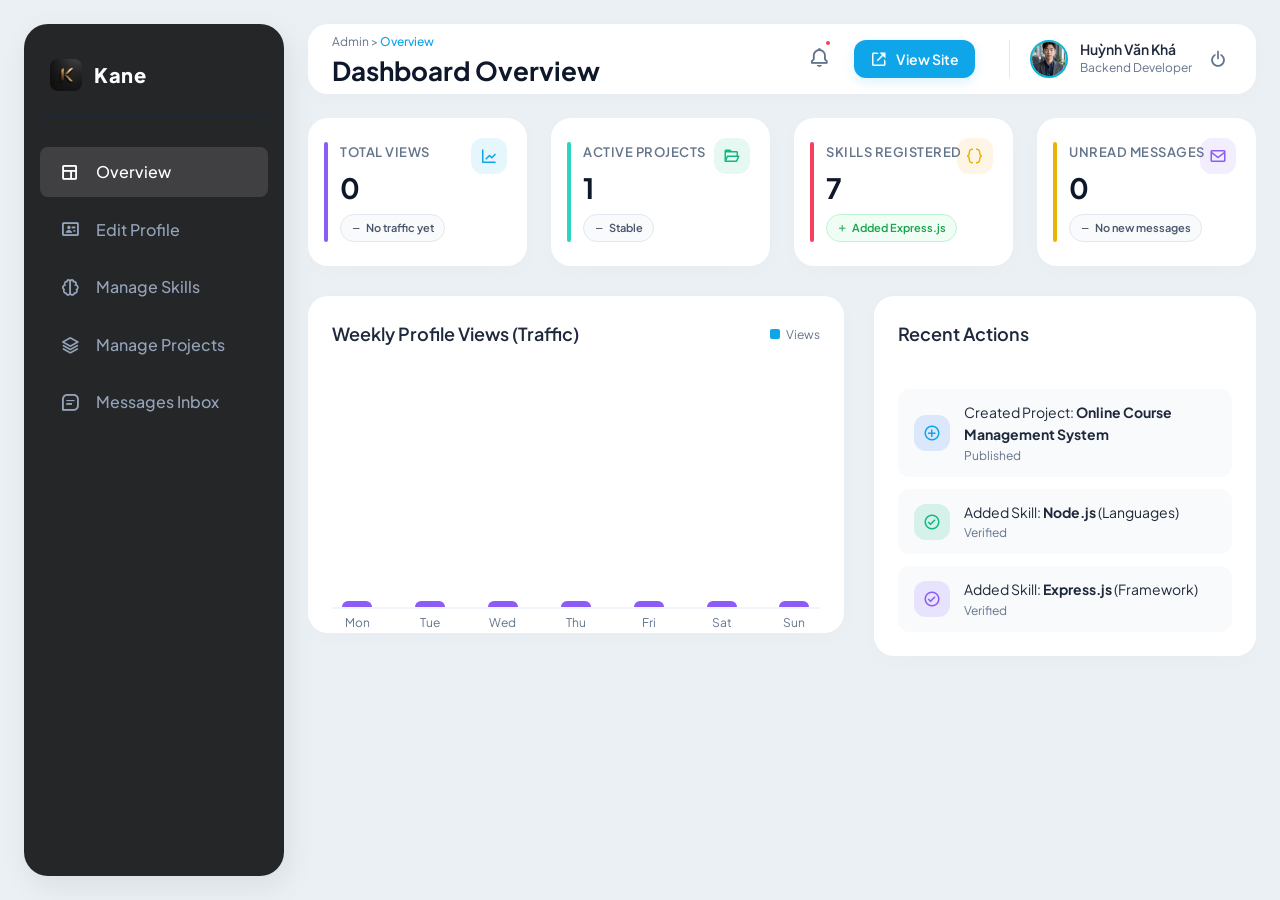
<file: PortFolio/html/admin.html>
<!DOCTYPE html>
<html lang="en">
    <head>
        <meta charset="UTF-8">
        <meta name="viewport" content="width=device-width, initial-scale=1.0">
        <title>Admin Dashboard - Portfolio Management</title>
        <link
            href="https://fonts.googleapis.com/css2?family=Inter:wght@300;400;500;600;700;800&family=Plus+Jakarta+Sans:wght@300;400;500;600;700;800&display=swap"
            rel="stylesheet">
        <link href="https://unpkg.com/boxicons@2.1.4/css/boxicons.min.css" rel="stylesheet">
        <link rel="stylesheet" href="../css/admin.css">
    </head>

    <body>
        <input type="radio" name="admin-tab" id="tab-overview" checked hidden>
        <input type="radio" name="admin-tab" id="tab-profile" hidden>
        <input type="radio" name="admin-tab" id="tab-skills" hidden>
        <input type="radio" name="admin-tab" id="tab-projects" hidden>
        <input type="radio" name="admin-tab" id="tab-messages" hidden>

        <div class="admin-layout">
            <aside class="admin-sidebar">
                <div class="sidebar-logo">
                    <img src="../img/logoImage.png" alt="Kane Logo" class="logo-img">
                    <h2>Kane</h2>
                </div>

                <nav class="sidebar-menu">
                    <label for="tab-overview" class="menu-item" id="nav-overview"><i class="bx bx-layout"></i><span class="menu-text">Overview</span></label>
                    <label for="tab-profile" class="menu-item" id="nav-profile"><i class="bx bx-id-card"></i><span class="menu-text">Edit Profile</span></label>
                    <label for="tab-skills" class="menu-item" id="nav-skills"><i class="bx bx-brain"></i><span class="menu-text">Manage Skills</span></label>
                    <label for="tab-projects" class="menu-item" id="nav-projects"><i class="bx bx-layer"></i><span class="menu-text">Manage Projects</span></label>
                    <label for="tab-messages" class="menu-item" id="nav-messages"><i class="bx bx-message-square-detail"></i><span class="menu-text">Messages Inbox</span><span class="badge badge-danger" style="display: none;">0</span></label>
                </nav>
            </aside>
            <!-- Header -->
            <header class="admin-header">
                <div class="header-left">
                    <h1 class="page-title">
                        <span class="title-overview">Dashboard Overview</span>
                        <span class="title-profile">Edit Profile</span>
                        <span class="title-skills">Manage Skills</span>
                        <span class="title-projects">Manage Projects</span>
                        <span class="title-messages">Messages Inbox</span>
                    </h1>
                    <p class="breadcrumbs">Admin &gt; <span></span></p>
                </div>

                <div class="header-right">
                    <div class="notification-bell">
                        <i class="bx bx-bell"></i>
                        <span class="notification-badge"></span>
                    </div>
                    <a href="homepage.html" class="btn-view-site">
                        <i class="bx bx-link-external"></i>
                        <span>View Site</span>
                    </a>
                    <div class="header-profile">
                        <img src="../img/image.png" alt="Admin Avatar" class="profile-img">
                        <div class="profile-info">
                            <h4>Huỳnh Văn Khá</h4>
                            <p>Backend Developer</p>
                        </div>
                        <a href="homepage.html" class="logout-btn" title="Sign Out">
                            <i class="bx bx-power-off"></i>
                        </a>
                    </div>
                </div>
            </header>

            <!-- Main Content Area-->
            <main class="admin-main">
                <!-- OVERVIEW TAB -->
                <section class="tab-pane overview-pane">
                    <!-- Stats Row (Grid) -->
                    <div class="stats-grid">
                        <div class="kpi-card">
                            <div class="kpi-icon kpi-icon-views">
                                <i class="bx bx-line-chart"></i>
                            </div>
                            <div class="kpi-data">
                                <h3>0</h3>
                                <p>Total Views</p>
                                <span class="kpi-trend kpi-trend-neutral"><i class="bx bx-minus"></i> No traffic yet</span>
                            </div>
                        </div>
                        <div class="kpi-card">
                            <div class="kpi-icon kpi-icon-projects">
                                <i class="bx bx-folder-open"></i>
                            </div>
                            <div class="kpi-data">
                                <h3>1</h3>
                                <p>Active Projects</p>
                                <span class="kpi-trend kpi-trend-neutral"><i class="bx bx-minus"></i> Stable</span>
                            </div>
                        </div>
                        <div class="kpi-card">
                            <div class="kpi-icon kpi-icon-skills">
                                <i class="bx bx-code-curly"></i>
                            </div>
                            <div class="kpi-data">
                                <h3>7</h3>
                                <p>Skills Registered</p>
                                <span class="kpi-trend kpi-trend-positive"><i class="bx bx-plus"></i> Added Express.js</span>
                            </div>
                        </div>
                        <div class="kpi-card">
                            <div class="kpi-icon kpi-icon-messages">
                                <i class="bx bx-envelope"></i>
                            </div>
                            <div class="kpi-data">
                                <h3>0</h3>
                                <p>Unread Messages</p>
                                <span class="kpi-trend kpi-trend-neutral"><i class="bx bx-minus"></i> No new messages</span>
                            </div>
                        </div>
                    </div>

                    <!-- Secondary Overview Grid-->
                    <div class="content-split-grid">
                        <!-- Graph Card (Flexbox) -->
                        <div class="panel-card chart-card">
                            <div class="panel-header">
                                <h3>Weekly Profile Views (Traffic)</h3>
                                <div class="card-actions">
                                    <span class="chart-legend-wrapper"><span class="legend-indicator legend-indicator-views"></span> Views</span>
                                </div>
                            </div>
                            <div class="panel-body">
                                <div class="chart-bar-container">
                                    <div class="chart-bar-column" style="--val: 0%;" data-day="Mon"><span>0</span></div>
                                    <div class="chart-bar-column" style="--val: 0%;" data-day="Tue"><span>0</span></div>
                                    <div class="chart-bar-column" style="--val: 0%;" data-day="Wed"><span>0</span></div>
                                    <div class="chart-bar-column" style="--val: 0%;" data-day="Thu"><span>0</span></div>
                                    <div class="chart-bar-column" style="--val: 0%;" data-day="Fri"><span>0</span></div>
                                    <div class="chart-bar-column" style="--val: 0%;" data-day="Sat"><span>0</span></div>
                                    <div class="chart-bar-column" style="--val: 0%;" data-day="Sun"><span>0</span></div>
                                </div>
                            </div>
                        </div>

                        <!-- Activities Card -->
                        <div class="panel-card activity-card">
                            <div class="panel-header">
                                <h3>Recent Actions</h3>
                            </div>
                            <div class="panel-body">
                                <ul class="activity-list">
                                    <li class="activity-item">
                                        <div class="activity-icon icon-blue"><i class="bx bx-plus-circle"></i></div>
                                        <div class="activity-details">
                                            <p>Created Project: <strong>Online Course Management System</strong></p>
                                            <span>Published</span>
                                        </div>
                                    </li>
                                    <li class="activity-item">
                                        <div class="activity-icon icon-green"><i class="bx bx-check-circle"></i></div>
                                        <div class="activity-details">
                                            <p>Added Skill: <strong>Node.js</strong> (Languages)</p>
                                            <span>Verified</span>
                                        </div>
                                    </li>
                                    <li class="activity-item">
                                        <div class="activity-icon icon-purple"><i class="bx bx-check-circle"></i></div>
                                        <div class="activity-details">
                                            <p>Added Skill: <strong>Express.js</strong> (Framework)</p>
                                            <span>Verified</span>
                                        </div>
                                    </li>
                                </ul>
                            </div>
                        </div>
                    </div>
                </section>

                <!--EDIT PROFILE TAB -->
                <section class="tab-pane profile-pane">
                    <div class="panel-card">
                        <div class="panel-header">
                            <h3>Personal Identification Details</h3>
                            <p>Change how your personal card is presented on the client homepage.</p>
                        </div>
                        <div class="panel-body">
                            <form class="admin-form" action="">
                                <div class="form-grid">
                                    <div class="form-group avatar-upload-group">
                                        <label>Avatar Preview</label>
                                        <div class="avatar-preview-box">
                                            <img src="../img/image.png" alt="Profile image">
                                            <div class="avatar-overlay">
                                                <i class="bx bx-camera"></i>
                                                <input type="file" id="avatar-input" hidden>
                                                <label for="avatar-input">Upload New</label>
                                            </div>
                                        </div>
                                        <p class="input-tip">Recommended: JPG/PNG, 500x500px square format.</p>
                                    </div>

                                    <div class="form-group-group">
                                        <div class="form-group">
                                            <label for="profile-name">Full Name</label>
                                            <input type="text" id="profile-name" value="Huỳnh Văn Khá" required>
                                        </div>
                                        <div class="form-group">
                                            <label for="profile-title">Headline</label>
                                            <input type="text" id="profile-title" value="Information Technology Student"
                                                required>
                                        </div>
                                        <div class="form-group">
                                            <label for="profile-sub-title">Major / Subheading</label>
                                            <input type="text" id="profile-sub-title" value="Backend Developer (Node.js)"
                                                required>
                                        </div>
                                    </div>
                                </div>

                                <div class="form-group">
                                    <label for="profile-bio">Bio Description</label>
                                    <textarea id="profile-bio" rows="6" required>An Information Technology student highly focused on Backend Development with Node.js and database management systems. I have a strong passion for system requirement analysis, ERD design, and query optimization. Throughout my academic journey, I have focused on building practical applications, such as a Student and Sales Management System using Node.js, Express, and T-SQL, while leveraging Docker to containerize and streamline deployment environments.</textarea>
                                </div>
                                <h3 class="form-section-title">Contact & Social Links</h3>
                                <div class="form-grid-three">
                                    <div class="form-group">
                                        <label for="social-fb"><i class="bx bxl-facebook-circle"></i> Facebook</label>
                                        <input type="url" id="social-fb" value="https://facebook.com/huynhvankha">
                                    </div>
                                    <div class="form-group">
                                        <label for="social-ln"><i class="bx bxl-linkedin-square"></i> LinkedIn</label>
                                        <input type="url" id="social-ln" value="https://linkedin.com/in/huynhvankha">
                                    </div>
                                    <div class="form-group">
                                        <label for="social-git"><i class="bx bxl-github"></i> GitHub</label>
                                        <input type="url" id="social-git" value="https://github.com/huynhvankha06">
                                    </div>
                                </div>

                                <div class="form-actions">
                                    <button type="submit" class="btn-primary"><i class="bx bx-save"></i> Save
                                        Changes</button>
                                    <button type="reset" class="btn-secondary">Reset Fields</button>
                                </div>
                            </form>
                        </div>
                    </div>
                </section>

                <!--  MANAGE SKILLS TAB -->
                <section class="tab-pane skills-pane">
                    <div class="content-split-grid">
                        <!-- Add/Edit Skill Form -->
                        <div class="panel-card">
                            <div class="panel-header">
                                <h3>Register New Skill</h3>
                            </div>
                            <div class="panel-body">
                                <form class="admin-form" action="">
                                    <div class="form-group">
                                        <label for="skill-name">Skill Name</label>
                                        <input type="text" id="skill-name" placeholder="e.g. Docker, PostgreSQL" required>
                                    </div>

                                    <div class="form-group">
                                        <label for="skill-category">Category Group</label>
                                        <select id="skill-category" required>
                                            <option value="Languages">Languages</option>
                                            <option value="Framework">Framework</option>
                                            <option value="Database">Database</option>
                                            <option value="Tools & APIs">Tools & APIs</option>
                                        </select>
                                    </div>

                                    <div class="form-group">
                                        <label for="skill-level">Proficiency Level (0% - 100%)</label>
                                        <div class="range-slider-container">
                                            <input type="range" id="skill-level" min="10" max="100" value="80" step="5">
                                            <span class="range-value">80%</span>
                                        </div>
                                    </div>

                                    <div class="form-actions">
                                        <button type="submit" class="btn-primary"><i class="bx bx-plus"></i> Add Skill</button>
                                    </div>
                                </form>
                            </div>
                        </div>

                        <!--Current Registered Skills list -->
                        <div class="panel-card">
                            <div class="panel-header">
                                <h3>Current Registered Skills</h3>
                            </div>
                            <div class="panel-body">
                                <div class="skills-manager-list">
                                    <!-- Languages -->
                                    <div class="skill-category-group">
                                        <h4>Languages</h4>
                                        <div class="skill-manager-item">
                                            <div class="skill-meta">
                                                <span class="skill-title">JavaScript</span>
                                                <span class="skill-pct">70%</span>
                                            </div>
                                            <div class="skill-control-row">
                                                <div class="skill-bar-preview"><span style="width: 70%"></span></div>
                                                <div class="item-actions">
                                                    <button class="btn-icon-only edit-btn" title="Edit"><i class="bx bx-edit-alt"></i></button>
                                                    <button class="btn-icon-only delete-btn" title="Delete"><i class="bx bx-trash"></i></button>
                                                </div>
                                            </div>
                                        </div>
                                        <div class="skill-manager-item">
                                            <div class="skill-meta">
                                                <span class="skill-title">Node.js</span>
                                                <span class="skill-pct">65%</span>
                                            </div>
                                            <div class="skill-control-row">
                                                <div class="skill-bar-preview"><span style="width: 65%"></span></div>
                                                <div class="item-actions">
                                                    <button class="btn-icon-only edit-btn" title="Edit"><i class="bx bx-edit-alt"></i></button>
                                                    <button class="btn-icon-only delete-btn" title="Delete"><i class="bx bx-trash"></i></button>
                                                </div>
                                            </div>
                                        </div>
                                    </div>

                                    <!-- Frameworks -->
                                    <div class="skill-category-group">
                                        <h4>Frameworks</h4>
                                        <div class="skill-manager-item">
                                            <div class="skill-meta">
                                                <span class="skill-title">Express.js</span>
                                                <span class="skill-pct">65%</span>
                                            </div>
                                            <div class="skill-control-row">
                                                <div class="skill-bar-preview"><span style="width: 65%"></span></div>
                                                <div class="item-actions">
                                                    <button class="btn-icon-only edit-btn" title="Edit"><i class="bx bx-edit-alt"></i></button>
                                                    <button class="btn-icon-only delete-btn" title="Delete"><i class="bx bx-trash"></i></button>
                                                </div>
                                            </div>
                                        </div>
                                    </div>

                                    <!-- Databases -->
                                    <div class="skill-category-group">
                                        <h4>Databases</h4>
                                        <div class="skill-manager-item">
                                            <div class="skill-meta">
                                                <span class="skill-title">MySQL</span>
                                                <span class="skill-pct">75%</span>
                                            </div>
                                            <div class="skill-control-row">
                                                <div class="skill-bar-preview"><span style="width: 75%"></span></div>
                                                <div class="item-actions">
                                                    <button class="btn-icon-only edit-btn" title="Edit"><i class="bx bx-edit-alt"></i></button>
                                                    <button class="btn-icon-only delete-btn" title="Delete"><i class="bx bx-trash"></i></button>
                                                </div>
                                            </div>
                                        </div>
                                        <div class="skill-manager-item">
                                            <div class="skill-meta">
                                                <span class="skill-title">MongoDB</span>
                                                <span class="skill-pct">60%</span>
                                            </div>
                                            <div class="skill-control-row">
                                                <div class="skill-bar-preview"><span style="width: 60%"></span></div>
                                                <div class="item-actions">
                                                    <button class="btn-icon-only edit-btn" title="Edit"><i class="bx bx-edit-alt"></i></button>
                                                    <button class="btn-icon-only delete-btn" title="Delete"><i class="bx bx-trash"></i></button>
                                                </div>
                                            </div>
                                        </div>
                                    </div>

                                    <!--Tools & APIs -->
                                    <div class="skill-category-group">
                                        <h4>Tools & APIs</h4>
                                        <div class="skill-manager-item">
                                            <div class="skill-meta">
                                                <span class="skill-title">Git & GitHub</span>
                                                <span class="skill-pct">75%</span>
                                            </div>
                                            <div class="skill-control-row">
                                                <div class="skill-bar-preview"><span style="width: 75%"></span></div>
                                                <div class="item-actions">
                                                    <button class="btn-icon-only edit-btn" title="Edit"><i class="bx bx-edit-alt"></i></button>
                                                    <button class="btn-icon-only delete-btn" title="Delete"><i class="bx bx-trash"></i></button>
                                                </div>
                                            </div>
                                        </div>
                                        <div class="skill-manager-item">
                                            <div class="skill-meta">
                                                <span class="skill-title">HTML & CSS</span>
                                                <span class="skill-pct">70%</span>
                                            </div>
                                            <div class="skill-control-row">
                                                <div class="skill-bar-preview"><span style="width: 70%"></span></div>
                                                <div class="item-actions">
                                                    <button class="btn-icon-only edit-btn" title="Edit"><i class="bx bx-edit-alt"></i></button>
                                                    <button class="btn-icon-only delete-btn" title="Delete"><i class="bx bx-trash"></i></button>
                                                </div>
                                            </div>
                                        </div>
                                    </div>
                                </div>
                            </div>
                        </div>
                    </div>
                </section>

                <!-- MANAGE PROJECTS TAB -->
                <section class="tab-pane projects-pane">
                    <!-- Project Management Header -->
                    <div class="section-actions-bar">
                        <h3>Registered Portfolio Projects</h3>
                        <input type="checkbox" id="toggle-add-project" class="hidden-toggle" hidden>
                        <label for="toggle-add-project" class="btn-primary"><i class="bx bx-plus"></i> Add Project</label>

                        <div class="sliding-form-wrapper">
                            <div class="panel-card form-slide-card">
                                <div class="panel-header">
                                    <h3>Add Portfolio Project</h3>
                                    <label for="toggle-add-project" class="close-form-btn"><i class="bx bx-x"></i></label>
                                </div>
                                <div class="panel-body">
                                    <form class="admin-form" action="">
                                        <div class="form-grid">
                                            <div class="form-group">
                                                <label for="project-form-title">Project Title</label>
                                                <input type="text" id="project-form-title" placeholder="e.g. Course Management System" required>
                                            </div>
                                            <div class="form-group">
                                                <label for="project-form-num">Order / Number</label>
                                                <input type="text" id="project-form-num" placeholder="e.g. 02 — Personal Project" required>
                                            </div>
                                        </div>

                                        <div class="form-grid">
                                            <div class="form-group">
                                                <label for="project-form-date">Project Duration</label>
                                                <input type="text" id="project-form-date" placeholder="e.g. Jan 2026 - Present" required>
                                            </div>
                                            <div class="form-group">
                                                <label for="project-form-tech">Technologies Stack (Comma separated)</label>
                                                <input type="text" id="project-form-tech" placeholder="e.g. Node.js, Express, MongoDB" required>
                                            </div>
                                        </div>

                                        <div class="form-group">
                                            <label for="project-form-desc">Project Description</label>
                                            <textarea id="project-form-desc" rows="4" placeholder="Brief explanation of the project duties and tech stack achievements." required></textarea>
                                        </div>

                                        <div class="form-grid">
                                            <div class="form-group">
                                                <label for="project-form-demo">Demo URL</label>
                                                <input type="url" id="project-form-demo" placeholder="https://demo.example.com">
                                            </div>
                                            <div class="form-group">
                                                <label for="project-form-git">Repository URL</label>
                                                <input type="url" id="project-form-git" placeholder="https://github.com/...">
                                            </div>
                                        </div>

                                        <div class="form-actions">
                                            <button type="submit" class="btn-primary"><i class="bx bx-save"></i> Save Project</button>
                                            <label for="toggle-add-project" class="btn-secondary">Cancel</label>
                                        </div>
                                    </form>
                                </div>
                            </div>
                        </div>
                    </div>

                    <!-- Projects Display Grid -->
                    <div class="admin-projects-grid">
                        <div class="admin-project-card card-featured">
                            <div class="card-tag">Featured</div>
                            <span class="project-num">Jan 2026 - Present | 01 — Personal Project</span>
                            <h4 class="project-title">Online Course Management System</h4>
                            <p class="project-desc">Conducted system requirement analysis and designed a flexible NoSQL data
                                structure for an online learning platform. Developed robust RESTful APIs to handle course
                                lifecycles, instructor access control, and student learning progress tracking.</p>
                            <div class="tech-pills">
                                <span class="pill">JavaScript</span>
                                <span class="pill">Node.js</span>
                                <span class="pill">Express.js</span>
                                <span class="pill">MongoDB</span>
                            </div>
                            <div class="project-row-actions">
                                <a href="#" class="btn-action-text text-blue"><i class="bx bx-edit"></i> Edit</a>
                                <a href="#" class="btn-action-text text-yellow"><i class="bx bx-show-slash"></i> Hide</a>
                                <a href="#" class="btn-action-text text-red"><i class="bx bx-trash"></i> Delete</a>
                            </div>
                        </div>
                </section>

                <!--MESSAGES TAB -->
                <section class="tab-pane messages-pane">
                    <div class="panel-card">
                        <div class="panel-header">
                            <h3>Messages Received from Contact Form</h3>
                            <p>Total: 0 messages</p>
                        </div>
                        <div class="panel-body">
                            <div class="messages-table-wrapper">
                                <table class="messages-table">
                                    <thead>
                                        <tr>
                                            <th>Sender Name</th>
                                            <th>Contact Info</th>
                                            <th>Subject & Message Snippet</th>
                                            <th>Date</th>
                                            <th>Status</th>
                                            <th>Actions</th>
                                        </tr>
                                    </thead>
                                    <tbody>
                                        <tr>
                                            <td colspan="6"
                                                style="text-align: center; padding: 60px 20px; color: var(--text-muted);">
                                                <div class="empty-state-inbox">
                                                    <i class="bx bx-message-square-detail"
                                                        style="font-size: 50px; color: var(--primary-color); opacity: 0.4; margin-bottom: 15px; display: block;"></i>
                                                    <strong
                                                        style="color: var(--text-light); font-size: var(--font-size-title);">No
                                                        messages received yet</strong>
                                                    <p
                                                        style="font-size: var(--font-size-normal); margin-top: 6px; opacity: 0.85;">
                                                        Contact submissions from the homepage will appear here in your
                                                        inbox.</p>
                                                </div>
                                            </td>
                                        </tr>
                                    </tbody>
                                </table>
                            </div>
                        </div>
                    </div>
                </section>
            </main>
        </div>
    </body>
</html>
</file>
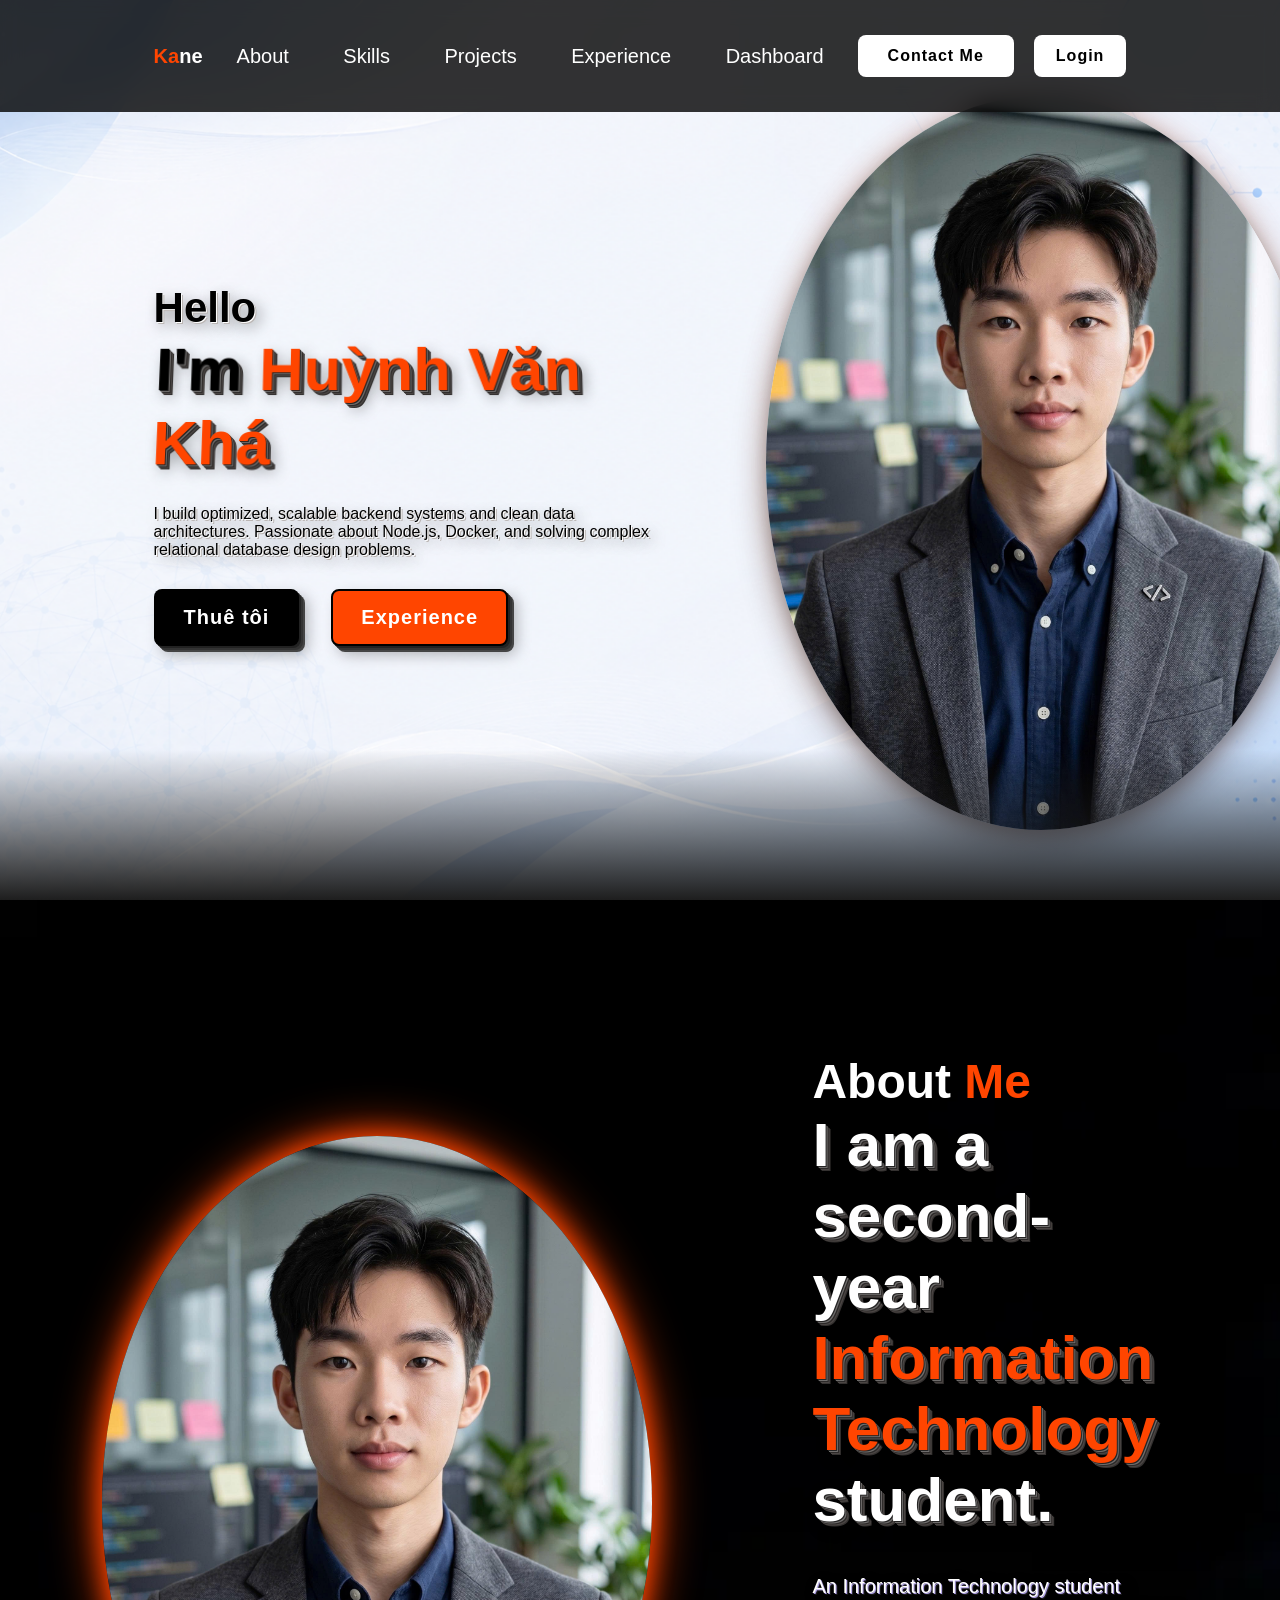
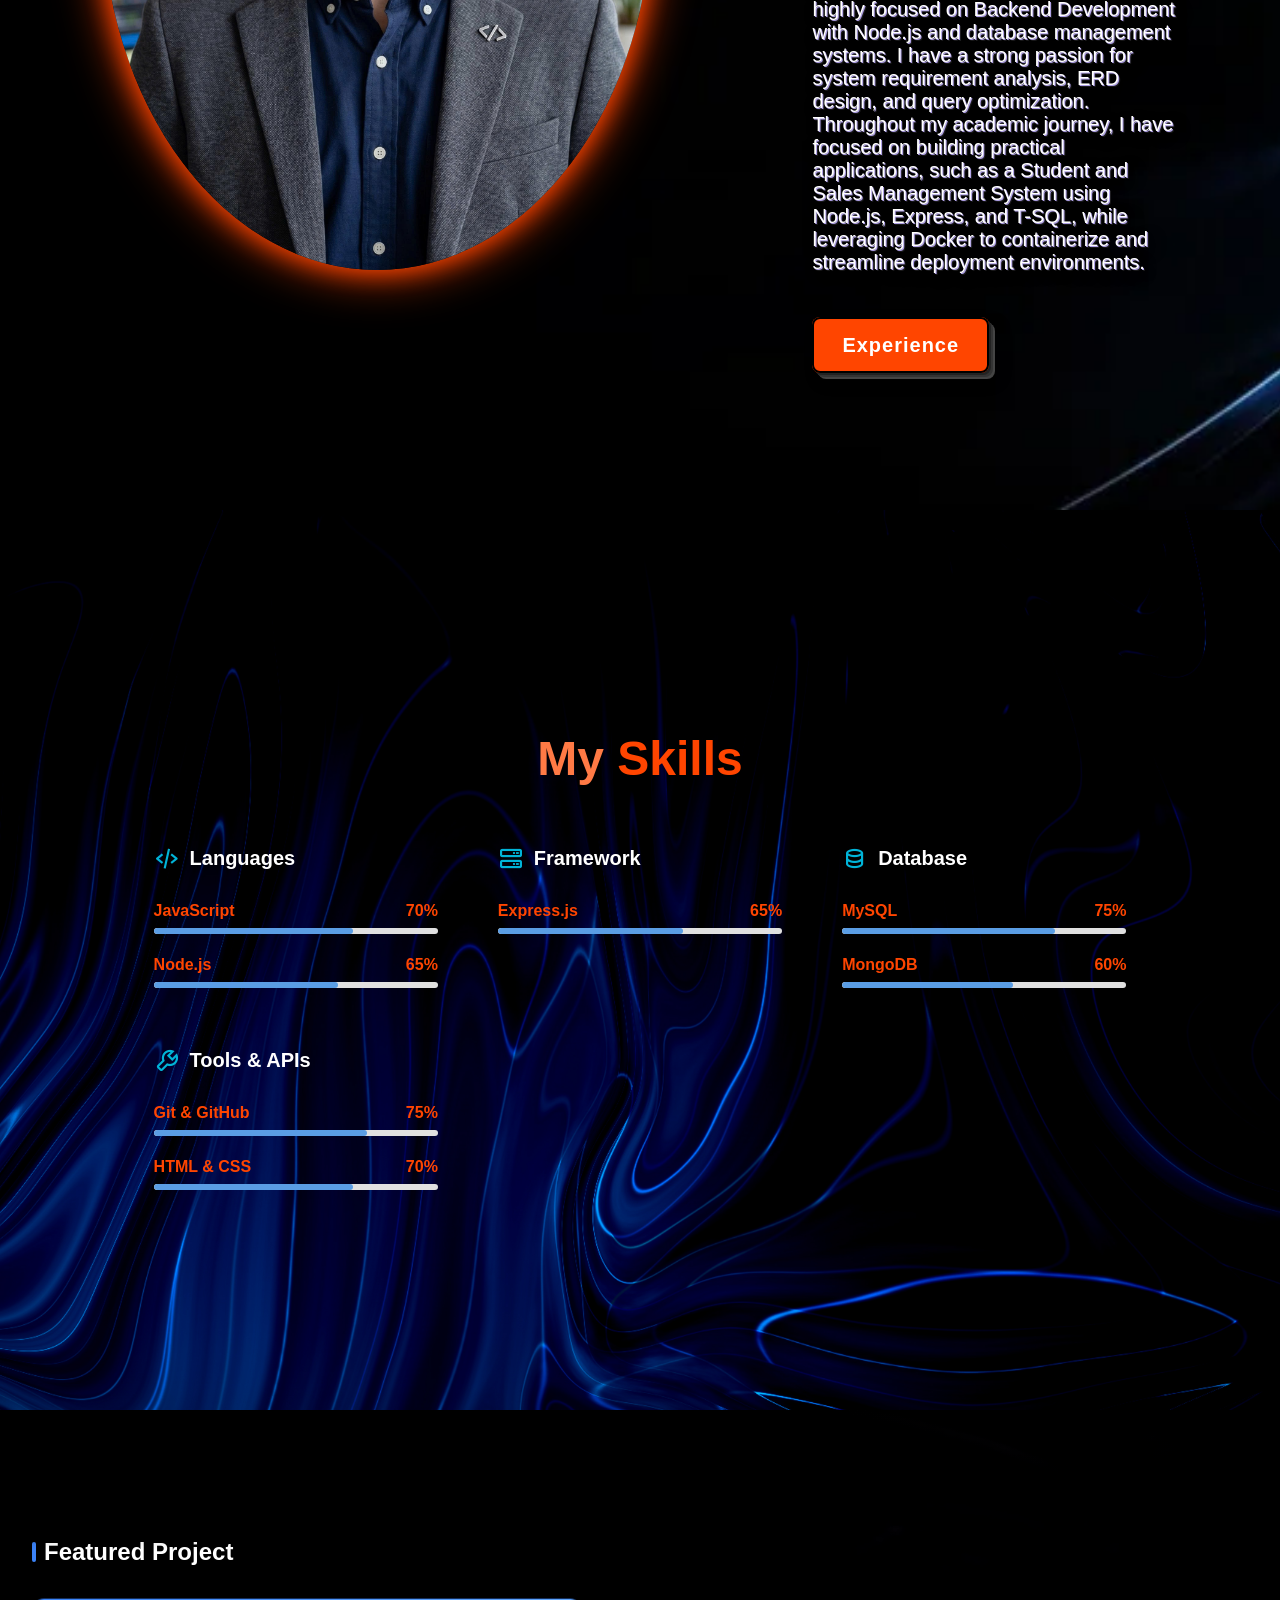
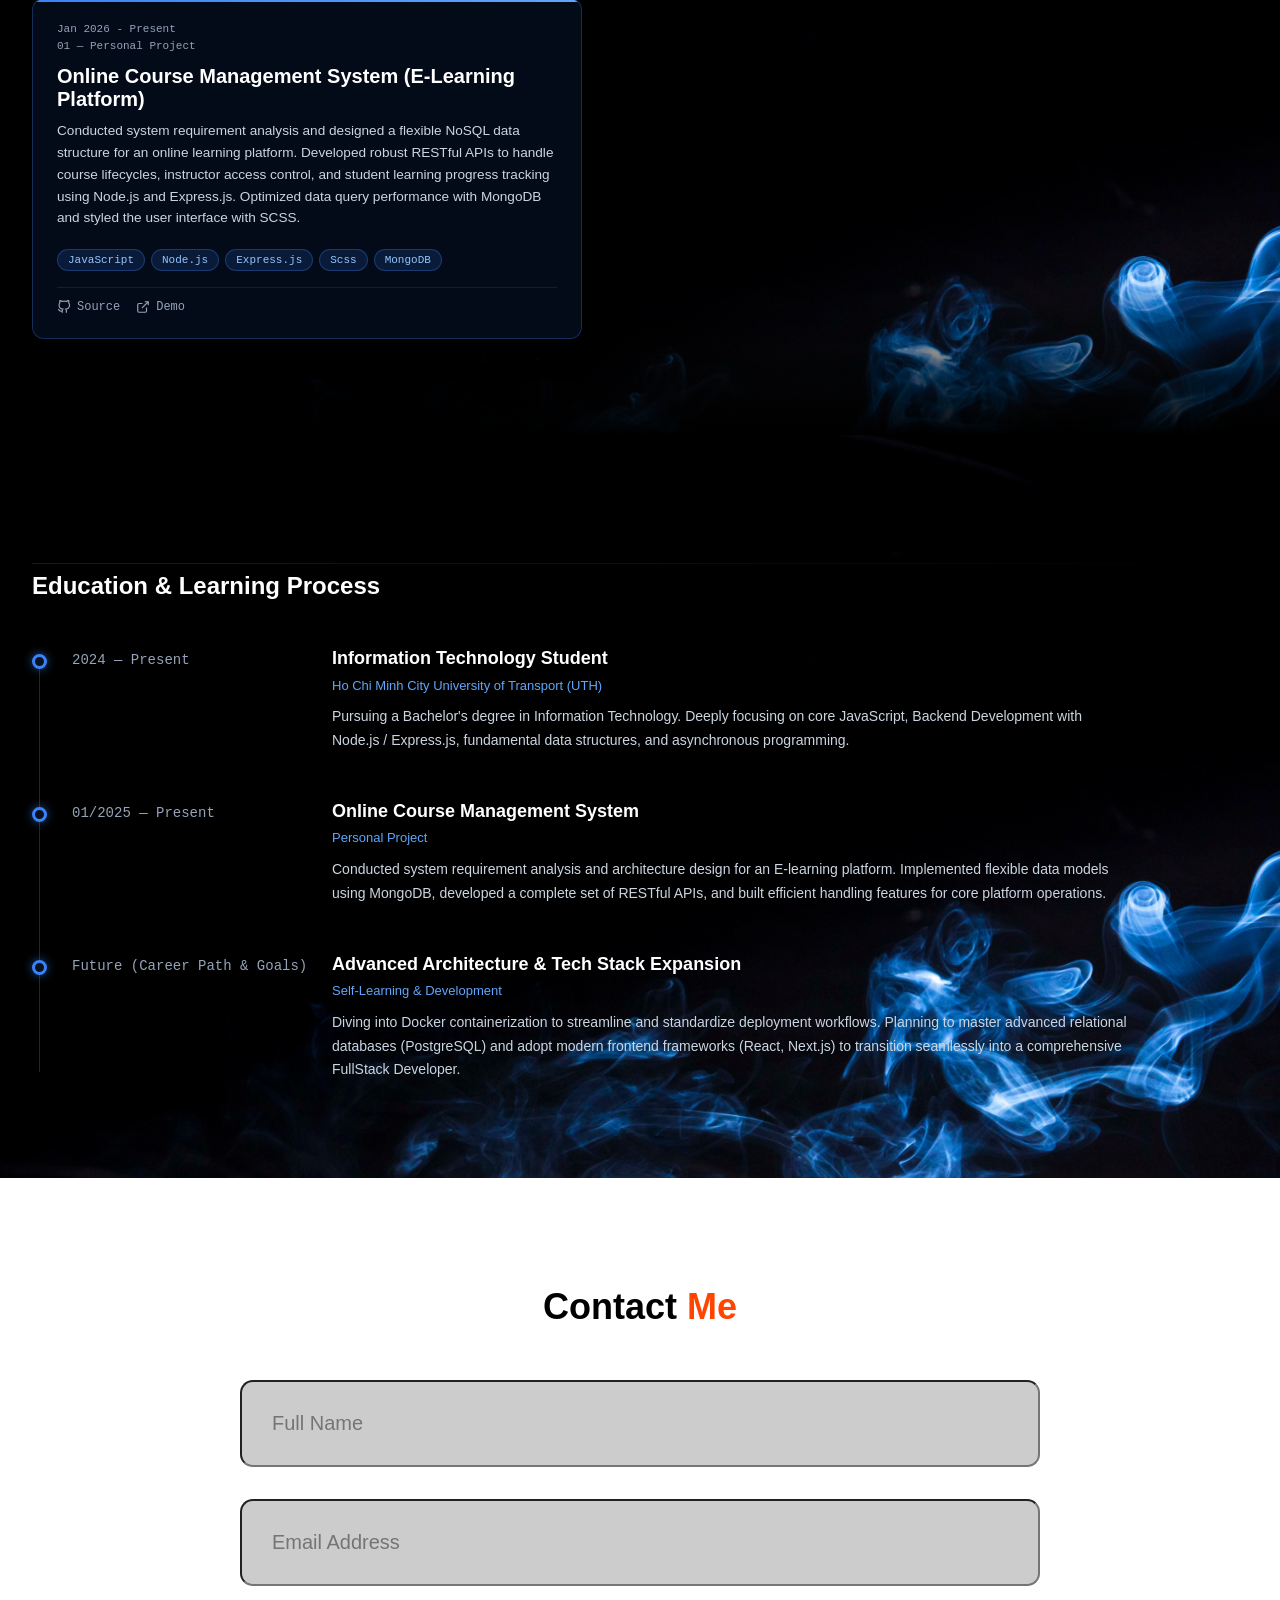
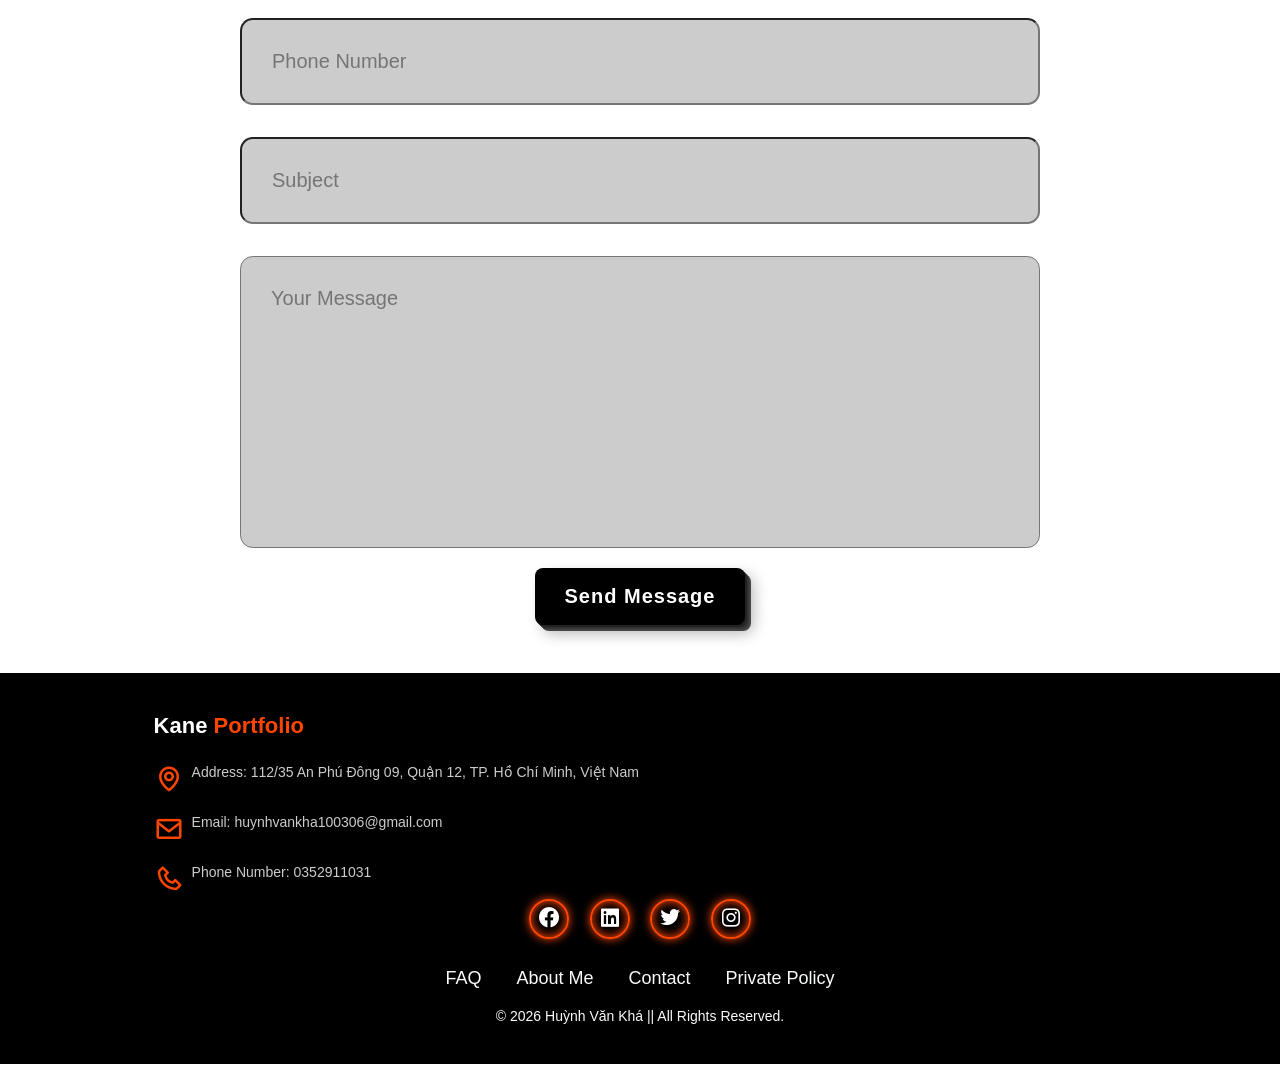
<file: PortFolio/html/homepage.html>
<!doctype html>
<html lang="en">
    <head>
        <meta charset="UTF-8" />
        <meta name="viewport" content="width=device-width, initial-scale=1.0" />
        <link rel="stylesheet" href="../css/style.css" />
        <link href="https://unpkg.com/boxicons@2.1.4/css/boxicons.min.css" rel="stylesheet" />
        <title>WEBSITE PORTFOLIO</title>
    </head>

    <body>
        <!-- header  -->
        <header class="header">
            <a href="#" class="logo"><span>Ka</span>ne</a>
            <nav class="navbar">
                <a href="#about">About</a>
                <a href="#skills">Skills</a>
                <a href="#projects">Projects</a>
                <a href="#education">Experience</a>
                <a href="login.html">Dashboard</a>
            </nav>
            <div class="btn-group">
                <a href="#contact" class="contact">Contact Me</a>
                <a href="login.html" class="login">Login</a>
            </div>
        </header>
        <main>
            <!-- home  -->
            <section class="home">
                <div class="home-content">
                    <h3>Hello</h3>
                    <h1>I'm <span>Huỳnh Văn Khá </span></h1>
                    <p>
                        I build optimized, scalable backend systems and clean data architectures. Passionate about
                        Node.js, Docker, and solving complex relational database design problems.
                    </p>
                    <div class="btn-box">
                        <button class="btn-1">Thuê tôi</button>
                        <button class="btn-2">Experience</button>
                    </div>
                </div>
                <div class="img-box">
                    <img src="../img/image.png" alt="" />
                </div>
            </section>

            <!-- about  -->
            <section class="about" id="about">
                <div class="about-img">
                    <img src="../img/image.png" alt="" />
                </div>

                <div class="about-content">
                    <h2 class="heading">About <span>Me</span></h2>
                    <h3>I am a second-year <span>Information Technology</span> student.</h3>
                    <p>
                        An Information Technology student highly focused on Backend Development with Node.js and
                        database management systems. I have a strong passion for system requirement analysis, ERD
                        design, and query optimization. Throughout my academic journey, I have focused on building
                        practical applications, such as a Student and Sales Management System using Node.js, Express,
                        and T-SQL, while leveraging Docker to containerize and streamline deployment environments.
                    </p>
                    <a href="#" class="btn-2">Experience</a>
                </div>
            </section>

            <!-- skills -->
            <section class="skill" id="skills">
                <h2 class="heading">My <span>Skills</span></h2>

                <div class="skill-container">
                    <div class="skill-column">
                        <div class="column-header">
                            <i class="bx bx-code-alt"></i>
                            <h3>Languages</h3>
                        </div>
                        <div class="skill-list">
                            <div class="skill-item" style="color: aqua">
                                <div class="skill-info">
                                    <span>JavaScript</span>
                                    <span>70%</span>
                                </div>
                                <div class="progress-bar"><span style="width: 70%"></span></div>
                            </div>
                            <div class="skill-item">
                                <div class="skill-info">
                                    <span>Node.js</span>
                                    <span>65%</span>
                                </div>
                                <div class="progress-bar"><span style="width: 65%"></span></div>
                            </div>
                        </div>
                    </div>

                    <div class="skill-column">
                        <div class="column-header">
                            <i class="bx bx-server"></i>
                            <h3>Framework</h3>
                        </div>
                        <div class="skill-list">
                            <div class="skill-item">
                                <div class="skill-info">
                                    <span>Express.js</span>
                                    <span>65%</span>
                                </div>
                                <div class="progress-bar"><span style="width: 65%"></span></div>
                            </div>
                        </div>
                    </div>
                    <div class="skill-column">
                        <div class="column-header">
                            <i class="bx bx-data"></i>
                            <h3>Database</h3>
                        </div>
                        <div class="skill-list">
                            <div class="skill-item">
                                <div class="skill-info">
                                    <span>MySQL</span>
                                    <span>75%</span>
                                </div>
                                <div class="progress-bar"><span style="width: 75%"></span></div>
                            </div>
                            <div class="skill-item">
                                <div class="skill-info">
                                    <span>MongoDB</span>
                                    <span>60%</span>
                                </div>
                                <div class="progress-bar"><span style="width: 60%"></span></div>
                            </div>
                        </div>
                    </div>
                    <div class="skill-column">
                        <div class="column-header">
                            <i class="bx bx-wrench"></i>
                            <h3>Tools & APIs</h3>
                        </div>
                        <div class="skill-list">
                            <div class="skill-item">
                                <div class="skill-info">
                                    <span>Git & GitHub</span>
                                    <span>75%</span>
                                </div>
                                <div class="progress-bar"><span style="width: 75%"></span></div>
                            </div>
                            <div class="skill-item">
                                <div class="skill-info">
                                    <span>HTML & CSS</span>
                                    <span>70%</span>
                                </div>
                                <div class="progress-bar"><span style="width: 70%"></span></div>
                            </div>
                        </div>
                    </div>
                </div>
            </section>

            <!-- PROJECTS -->
            <section class="projects" id="projects">
                <h2 class="projects-title">Featured Project</h2>
                <div class="projects-grid">
                    <div class="project-card featured">
                        <span class="project-num">Jan 2026 - Present</span>
                        <span class="project-num">01 — Personal Project</span>
                        <h3 class="project-title">Online Course Management System (E-Learning Platform)</h3>
                        <p class="project-desc">
                            Conducted system requirement analysis and designed a flexible NoSQL data structure for an
                            online learning platform. Developed robust RESTful APIs to handle course lifecycles,
                            instructor access control, and student learning progress tracking using Node.js and
                            Express.js. Optimized data query performance with MongoDB and styled the user interface with
                            SCSS.
                        </p>
                        <div class="project-tech">
                            <span class="tech-pill">JavaScript</span>
                            <span class="tech-pill">Node.js</span>
                            <span class="tech-pill">Express.js</span>
                            <span class="tech-pill">Scss</span>
                            <span class="tech-pill">MongoDB</span>
                        </div>
                        <div class="project-links">
                            <a href="#" class="project-link">
                                <svg viewBox="0 0 24 24" fill="none" stroke="currentColor" stroke-width="2">
                                    <path
                                        d="M9 19c-5 1.5-5-2.5-7-3m14 6v-3.87a3.37 3.37 0 0 0-.94-2.61c3.14-.35 6.44-1.54 6.44-7A5.44 5.44 0 0 0 20 4.77 5.07 5.07 0 0 0 19.91 1S18.73.65 16 2.48a13.38 13.38 0 0 0-7 0C6.27.65 5.09 1 5.09 1A5.07 5.07 0 0 0 5 4.77a5.44 5.44 0 0 0-1.5 3.78c0 5.42 3.3 6.61 6.44 7A3.37 3.37 0 0 0 9 18.13V22" />
                                </svg>
                                Source
                            </a>
                            <a href="#" class="project-link">
                                <svg viewBox="0 0 24 24" fill="none" stroke="currentColor" stroke-width="2">
                                    <path d="M18 13v6a2 2 0 0 1-2 2H5a2 2 0 0 1-2-2V8a2 2 0 0 1 2-2h6" />
                                    <polyline points="15 3 21 3 21 9" />
                                    <line x1="10" y1="14" x2="21" y2="3" />
                                </svg>
                                Demo
                            </a>
                        </div>
                    </div>
                </div>
            </section>

            <!-- Education & Learning Process -->
            <section class="education" id="education">
                <div class="education-title">
                    <div class="education-line"></div>
                </div>

                <h2>Education & Learning Process</h2>

                <div class="education-timeline">
                    <div class="education-item">
                        <div class="education-year">2024 — Present</div>
                        <div class="education-content">
                            <h3>Information Technology Student</h3>
                            <span> Ho Chi Minh City University of Transport (UTH) </span>
                            <p>
                                Pursuing a Bachelor's degree in Information Technology. Deeply focusing on core
                                JavaScript, Backend Development with Node.js / Express.js, fundamental data structures,
                                and asynchronous programming.
                            </p>
                        </div>
                    </div>

                    <div class="education-item">
                        <div class="education-year">01/2025 — Present</div>

                        <div class="education-content">
                            <h3>Online Course Management System</h3>
                            <span> Personal Project</span>
                            <p>
                                Conducted system requirement analysis and architecture design for an E-learning
                                platform. Implemented flexible data models using MongoDB, developed a complete set of
                                RESTful APIs, and built efficient handling features for core platform operations.
                            </p>
                        </div>
                    </div>

                    <div class="education-item">
                        <div class="education-year">Future (Career Path & Goals)</div>

                        <div class="education-content">
                            <h3>Advanced Architecture & Tech Stack Expansion</h3>
                            <span> Self-Learning & Development</span>
                            <p>
                                Diving into Docker containerization to streamline and standardize deployment workflows.
                                Planning to master advanced relational databases (PostgreSQL) and adopt modern frontend
                                frameworks (React, Next.js) to transition seamlessly into a comprehensive FullStack
                                Developer.
                            </p>
                        </div>
                    </div>
                </div>
            </section>

            <!-- contact form  -->
            <section class="contact-form" id="contact">
                <h2 class="contact-me">Contact <span>Me</span></h2>
                <form action="#">
                    <div class="input-box">
                        <input type="text" placeholder="Full Name" />
                        <input type="email" placeholder="Email Address" />
                    </div>

                    <div class="input-box">
                        <input type="number" placeholder="Phone Number" />
                        <input type="text" placeholder="Subject" />
                    </div>

                    <textarea name="" id="" cols="30" rows="10" placeholder="Your Message"></textarea>
                    <input type="submit" value="Send Message" class="btn-1" />
                </form>
            </section>
        </main>

        <!-- footer  -->
        <footer class="footer">
            <div class="footer-left">
                <h3>Kane <span>Portfolio</span></h3>
                <p><i class="bx bx-map"></i> Address: 112/35 An Phú Đông 09, Quận 12, TP. Hồ Chí Minh, Việt Nam</p>
                <p><i class="bx bx-envelope"></i> Email: huynhvankha100306@gmail.com</p>
                <p><i class="bx bx-phone"></i> Phone Number: 0352911031</p>
            </div>
            <div class="social">
                <a href="#"><i class="bx bxl-facebook-circle"></i></a>
                <a href="#"><i class="bx bxl-linkedin-square"></i></a>
                <a href="#"><i class="bx bxl-twitter"></i></a>
                <a href="#"><i class="bx bxl-instagram"></i></a>
            </div>
            <ul class="list">
                <li>
                    <a href="#">FAQ</a>
                </li>
                <li>
                    <a href="#">About Me</a>
                </li>
                <li>
                    <a href="#">Contact</a>
                </li>
                <li>
                    <a href="#">Private Policy</a>
                </li>
            </ul>

            <p class="copyright">© 2026 Huỳnh Văn Khá || All Rights Reserved.</p>
        </footer>
    </body>
</html>
</file>
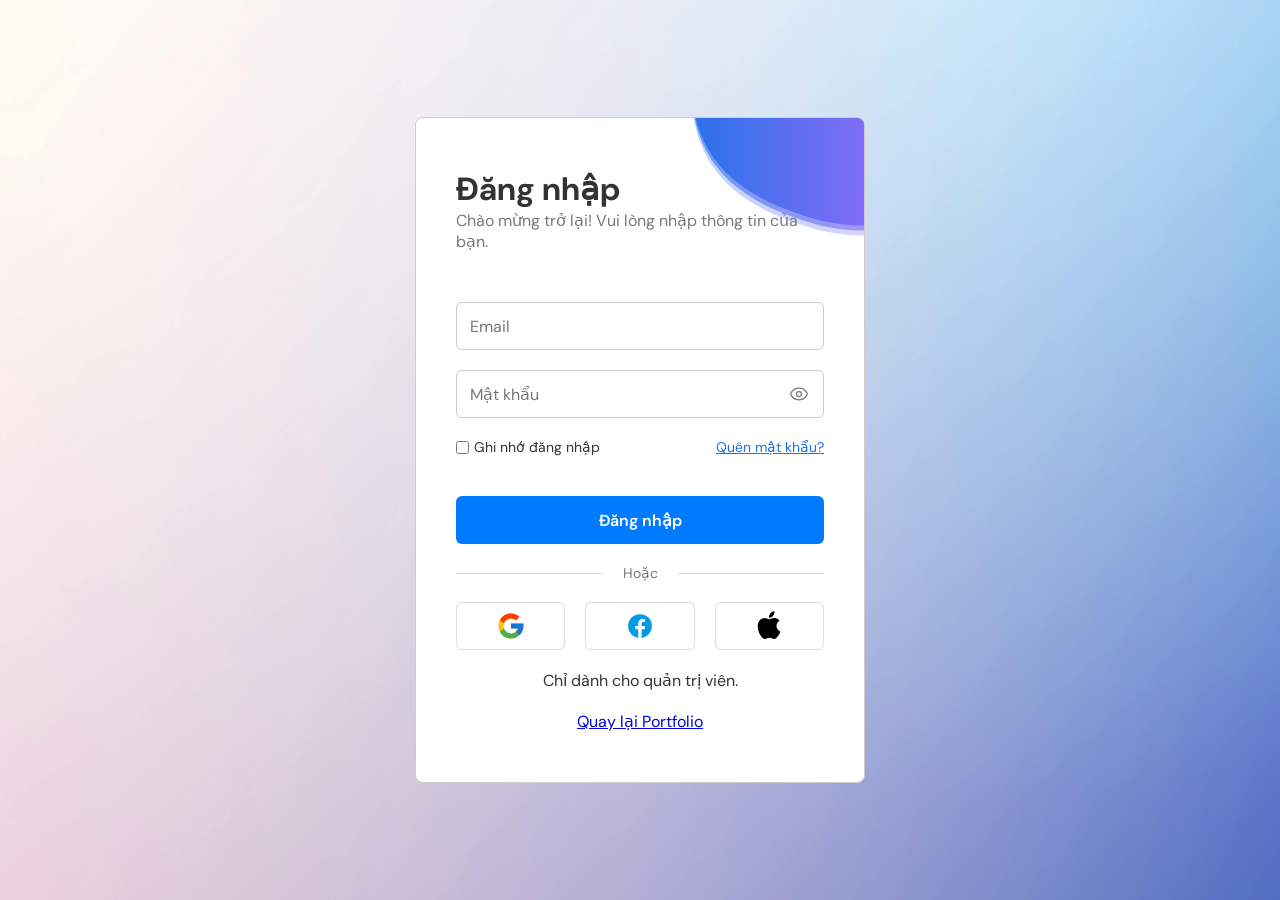
<file: PortFolio/html/login.html>
<!doctype html>
<html lang="en">
    <head>
        <meta charset="UTF-8" />
        <meta name="viewport" content="width=device-width, initial-scale=1.0" />
        <title>Login Form || Portfolio</title>
        <link rel="stylesheet" href="../css/login.css" />
    </head>
    <body>
        <div class="container">
            <div class="form-container">
                <input type="checkbox" id="toggle-form" hidden />
                <div class="form-blob">
                    <img src="../img/blob.svg" alt="blob" class="blob-image blob-image--1" />
                    <img src="../img/blob.svg" alt="blob" class="blob-image blob-image--2" />
                    <img src="../img/blob.svg" alt="blob" class="blob-image blob-image--3" />
                </div>

                <div class="form-header">
                    <h1>Đăng nhập</h1>
                    <p>Chào mừng trở lại! Vui lòng nhập thông tin của bạn.</p>
                </div>
                <form class="form-box" action="admin.html">
                    <div class="input-group">
                        <input type="email" id="email" class="input-field" placeholder="example@gmail.com" required />
                        <label for="email" class="floating-label">Email</label>
                    </div>
                    <div class="input-group">
                        <input type="password" id="password" class="input-field" placeholder="" required />
                        <label for="password" class="floating-label">Mật khẩu</label>
                        <div class="eye-icon">
                            <svg
                                xmlns="http://www.w3.org/2000/svg"
                                width="24"
                                height="24"
                                viewBox="0 0 24 24"
                                fill="none"
                                stroke="currentColor"
                                stroke-width="1.5"
                                stroke-linecap="round"
                                stroke-linejoin="round"
                                class="lucide lucide-eye-icon lucide-eye">
                                <path
                                    d="M2.062 12.348a1 1 0 0 1 0-.696 10.75 10.75 0 0 1 19.876 0 1 1 0 0 1 0 .696 10.75 10.75 0 0 1-19.876 0" />
                                <circle cx="12" cy="12" r="3" />
                            </svg>
                        </div>
                    </div>
                    <div class="input-group checkbox-group">
                        <div class="form-col remember-me">
                            <input type="checkbox" id="remember-me-checkbox" class="checkbox-field" />
                            <label for="remember-me-checkbox">Ghi nhớ đăng nhập</label>
                        </div>
                        <div class="form-col">
                            <a href="#" class="form-link">Quên mật khẩu?</a>
                        </div>
                    </div>
                    <button type="submit" class="form-btn form-btn--submit">Đăng nhập</button>
                </form>
                <div class="form-divider">
                    <p>Hoặc</p>
                </div>
                <div class="form-bottom">
                    <div class="form-socials">
                        <button class="form-btn form-btn--social">
                            <img src="../img/google.svg" alt="social icon" class="btn-icon" />
                        </button>
                        <button class="form-btn form-btn--social">
                            <img src="../img/facebook.svg" alt="social icon" class="btn-icon" />
                        </button>
                        <button class="form-btn form-btn--social">
                            <img src="../img/apple.svg" alt="social icon" class="btn-icon" />
                        </button>
                    </div>
                    <p>Chỉ dành cho quản trị viên.</p>
                    <a href="homepage.html" class="back-home">Quay lại Portfolio </a>
                </div>
            </div>
        </div>
    </body>
</html>
</file>
<file: PortFolio/css/admin.css>
/* variables & reset */
:root {
    --primary-color: #0ea5e9;
    --primary-hover-color: #0284c7;
    --primary-light: #e0f2fe;
    --secondary-color: #f8fafc;
    --accent-color: #06b6d4;
    --accent-hover-color: #0891b2;
    --background-color: #ffffff;
    --background-dark: #f1f5f9;
    --bg-card: #ffffff;
    --bg-card-hover: #f8fafc;
    --text-color: #0f172a;
    --text-light: #1e293b;
    --text-muted: #64748b;
    --border-color: #e2e8f0;
    --border-light: #f1f5f9;

    --font-size-title: 26px;
    --font-size-subtitle: 18px;
    --font-size-heading: 20px;
    --font-size-large: 16px;
    --font-size-normal: 14px;
    --font-size-small: 12px;

    --border-radius-small: 6px;
    --border-radius-medium: 12px;
    --border-radius-large: 16px;
    --border-radius-circle: 50%;

    --transition: all 0.3s cubic-bezier(0.4, 0, 0.2, 1);
    --shadow-card: 0 4px 20px rgba(15, 23, 42, 0.05), 0 1px 3px rgba(15, 23, 42, 0.02);
    --shadow-glow: 0 4px 12px rgba(14, 165, 233, 0.15);

    /* Repeated elements */
    --shadow-panel: 0 4px 20px rgba(0, 0, 0, 0.02);

    --sidebar-bg: #252628;
    --sidebar-border: #1e293b;
    --sidebar-text: #94a3b8;
    --sidebar-hover-bg: rgba(255, 255, 255, 0.08);
    --sidebar-active-bg: rgba(255, 255, 255, 0.12);

    --kpi-purple: #8b5cf6;
    --kpi-teal: #2dd4bf;
    --kpi-rose: #f43f5e;
    --kpi-yellow: #eab308;

    --trend-pos-text: #16a34a;
    --trend-pos-bg: #f0fdf4;
    --trend-pos-border: #bbf7d0;

    --trend-neg-text: #dc2626;
    --trend-neg-bg: #fef2f2;
    --trend-neg-border: #fecaca;

    --trend-neu-text: #475569;
    --trend-neu-bg: #f8fafc;
    --trend-neu-border: #e2e8f0;

    --color-success: #10b981;
    --color-danger: #ef4444;
    --color-warning: #eab308;
}

* {
    margin: 0;
    padding: 0;
    box-sizing: border-box;
    font-family: 'Plus Jakarta Sans', 'Inter', sans-serif;
    text-decoration: none;
    list-style: none;
    outline: none;
}

body {
    background-color: var(--background-dark);
    color: var(--text-color);
    font-size: var(--font-size-normal);
    line-height: 1.6;
    overflow-x: hidden;
}

::-webkit-scrollbar {
    width: 8px;
    height: 8px;
}

::-webkit-scrollbar-track {
    background: var(--background-dark);
}

::-webkit-scrollbar-thumb {
    background: var(--border-color);
    border-radius: var(--border-radius-small);
}

::-webkit-scrollbar-thumb:hover {
    background: var(--primary-color);
}

/* layout */
.admin-layout {
    display: grid;
    grid-template-columns: auto 1fr;
    grid-template-rows: 70px 1fr;
    grid-template-areas:
        'sidebar header'
        'sidebar main';
    width: 100vw;
    height: 100vh;
    overflow: hidden;
    background: #ebf0f4;
    padding: 24px;
    gap: 24px;
}

.admin-main {
    grid-area: main;
    padding: 0;
    overflow-y: auto;
    background: transparent;
}

/* sidebar */
.admin-sidebar {
    grid-area: sidebar;
    background: var(--sidebar-bg);
    border-radius: 24px;
    display: flex;
    flex-direction: column;
    justify-content: space-between;
    padding: 30px 16px;
    z-index: 10;
    overflow: hidden;
    box-shadow: 4px 10px 30px rgba(15, 23, 42, 0.08);
    width: 260px;
}

.sidebar-logo {
    display: flex;
    align-items: center;
    gap: 12px;
    padding: 5px 10px 25px;
    border-bottom: 1px solid var(--sidebar-border);
}

.logo-img {
    height: 32px;
    width: 32px;
    object-fit: contain;
    border-radius: 8px;
    flex-shrink: 0;
    transition: var(--transition);
}

.sidebar-logo:hover .logo-img {
    transform: scale(1.08);
}

.sidebar-logo h2 {
    font-size: 20px;
    font-weight: 800;
    letter-spacing: 0.5px;
    color: #ffffff;
}

.sidebar-logo h2 span {
    color: orangered;
}

.sidebar-menu {
    display: flex;
    flex-direction: column;
    gap: 8px;
    margin-top: 30px;
    flex-grow: 1;
}

.menu-item {
    display: flex;
    align-items: center;
    gap: 14px;
    padding: 12px 18px;
    color: var(--sidebar-text);
    border-radius: 8px;
    cursor: pointer;
    font-weight: 500;
    font-size: var(--font-size-large);
    transition: var(--transition);
    user-select: none;
}

.menu-item:hover {
    color: #ffffff;
    background: var(--sidebar-hover-bg);
}

.menu-item i {
    font-size: 20px;
    width: 24px;
    text-align: center;
    flex-shrink: 0;
}

.badge {
    margin-left: auto;
    font-size: 10px;
    font-family: monospace;
    font-weight: 700;
    padding: 2px 7px;
    border-radius: 20px;
}

.badge-info {
    background: #e0f2fe;
    color: #0369a1;
    border: 1px solid #bae6fd;
}

.badge-danger {
    background: #fee2e2;
    color: #b91c1c;
    border: 1px solid #fecaca;
}

.header-profile {
    display: flex;
    align-items: center;
    gap: 12px;
    border-left: 1px solid var(--border-color);
    padding-left: 20px;
    margin-left: 10px;
}

.profile-img {
    width: 38px;
    height: 38px;
    border-radius: var(--border-radius-circle);
    border: 2px solid var(--accent-color);
    object-fit: cover;
}

.profile-info {
    display: flex;
    flex-direction: column;
}

.profile-info h4 {
    font-size: var(--font-size-normal);
    font-weight: 600;
    color: var(--text-light);
    line-height: 1.2;
}

.profile-info p {
    font-size: var(--font-size-small);
    color: var(--text-muted);
}

.logout-btn {
    color: var(--text-muted);
    font-size: 20px;
    display: flex;
    align-items: center;
    justify-content: center;
    width: 28px;
    height: 28px;
    border-radius: var(--border-radius-small);
    transition: var(--transition);
}

.logout-btn:hover {
    color: #ef4444;
    background: rgba(239, 68, 68, 0.08);
}

/* header */
.admin-header {
    grid-area: header;
    background: #ffffff;
    border-radius: 20px;
    padding: 0 24px;
    display: flex;
    justify-content: space-between;
    align-items: center;
    z-index: 9;
    box-shadow: var(--shadow-panel);
}

.header-left {
    display: flex;
    flex-direction: column-reverse;
}

.page-title {
    font-size: var(--font-size-title);
    font-weight: 700;
    color: var(--text-color);
    line-height: 1.2;
}

.breadcrumbs {
    font-size: var(--font-size-small);
    color: var(--text-muted);
    margin-bottom: 4px;
}

.breadcrumbs span {
    color: var(--text-muted);
}

.breadcrumbs span:last-child {
    color: var(--primary-color);
    font-weight: 500;
}

.header-right {
    display: flex;
    align-items: center;
    gap: 24px;
}

.notification-bell {
    position: relative;
    font-size: 22px;
    color: var(--text-muted);
    cursor: pointer;
    transition: var(--transition);
}

.notification-bell:hover {
    color: var(--text-light);
}

.notification-badge {
    position: absolute;
    top: -2px;
    right: -2px;
    width: 8px;
    height: 8px;
    background: #ef4444;
    border-radius: var(--border-radius-circle);
    border: 2px solid var(--background-color);
}

.btn-view-site {
    display: flex;
    align-items: center;
    gap: 8px;
    background: var(--primary-color);
    color: #ffffff;
    padding: 8px 16px;
    border-radius: var(--border-radius-medium);
    font-weight: 600;
    font-size: var(--font-size-normal);
    box-shadow: var(--shadow-glow);
    transition: var(--transition);
}

.btn-view-site:hover {
    background: var(--primary-hover-color);
    transform: translateY(-2px);
    box-shadow: 0 5px 15px rgba(59, 130, 246, 0.4);
}

.btn-view-site i {
    font-size: 18px;
}

/* tab routing */
.tab-pane {
    display: none;
    animation: fadeIn 0.4s ease forwards;
}

@keyframes fadeIn {
    from {
        opacity: 0;
        transform: translateY(15px);
    }
    to {
        opacity: 1;
        transform: translateY(0);
    }
}

#tab-overview:checked ~ .admin-layout .overview-pane,
#tab-profile:checked ~ .admin-layout .profile-pane,
#tab-skills:checked ~ .admin-layout .skills-pane,
#tab-projects:checked ~ .admin-layout .projects-pane,
#tab-messages:checked ~ .admin-layout .messages-pane {
    display: block;
}

#tab-overview:checked ~ .admin-layout .sidebar-menu #nav-overview,
#tab-profile:checked ~ .admin-layout .sidebar-menu #nav-profile,
#tab-skills:checked ~ .admin-layout .sidebar-menu #nav-skills,
#tab-projects:checked ~ .admin-layout .sidebar-menu #nav-projects,
#tab-messages:checked ~ .admin-layout .sidebar-menu #nav-messages {
    color: #ffffff;
    background: var(--sidebar-active-bg);
    box-shadow: none;
}

#tab-overview:checked ~ .admin-layout .breadcrumbs span:last-child::before {
    content: 'Overview';
}

#tab-profile:checked ~ .admin-layout .breadcrumbs span:last-child::before {
    content: 'Edit Profile';
}

#tab-skills:checked ~ .admin-layout .breadcrumbs span:last-child::before {
    content: 'Manage Skills';
}

#tab-projects:checked ~ .admin-layout .breadcrumbs span:last-child::before {
    content: 'Manage Projects';
}

#tab-messages:checked ~ .admin-layout .breadcrumbs span:last-child::before {
    content: 'Messages';
}

.page-title span {
    display: none;
}

#tab-overview:checked ~ .admin-layout .page-title .title-overview,
#tab-profile:checked ~ .admin-layout .page-title .title-profile,
#tab-skills:checked ~ .admin-layout .page-title .title-skills,
#tab-projects:checked ~ .admin-layout .page-title .title-projects,
#tab-messages:checked ~ .admin-layout .page-title .title-messages {
    display: block;
}

/* overview pane */
.stats-grid {
    display: grid;
    grid-template-columns: repeat(4, 1fr);
    gap: 24px;
    margin-bottom: 30px;
}

.kpi-card {
    position: relative;
    background: #ffffff;
    border: none;
    border-radius: 20px;
    padding: 24px 24px 24px 32px;
    display: flex;
    flex-direction: column;
    box-shadow: var(--shadow-panel);
    transition: var(--transition);
    overflow: hidden;
}

.kpi-card::before {
    content: '';
    position: absolute;
    top: 24px;
    left: 16px;
    bottom: 24px;
    width: 4px;
    border-radius: 4px;
}

.kpi-card:nth-child(1)::before {
    background: var(--kpi-purple);
}

.kpi-card:nth-child(2)::before {
    background: var(--kpi-teal);
}

.kpi-card:nth-child(3)::before {
    background: var(--kpi-rose);
}

.kpi-card:nth-child(4)::before {
    background: var(--kpi-yellow);
}

.kpi-icon {
    position: absolute;
    top: 20px;
    right: 20px;
    width: 36px;
    height: 36px;
    border-radius: var(--border-radius-medium);
    display: flex;
    align-items: center;
    justify-content: center;
    font-size: 18px;
}

.kpi-icon-views {
    background: rgba(14, 165, 233, 0.1);
    color: var(--primary-color);
}

.kpi-icon-projects {
    background: rgba(16, 185, 129, 0.1);
    color: var(--color-success);
}

.kpi-icon-skills {
    background: rgba(245, 158, 11, 0.1);
    color: var(--color-warning);
}

.kpi-icon-messages {
    background: rgba(139, 92, 246, 0.1);
    color: var(--kpi-purple);
}

.kpi-data {
    display: flex;
    flex-direction: column;
}

.kpi-data p {
    order: 1;
    font-size: 13px;
    color: var(--text-muted);
    font-weight: 600;
    text-transform: uppercase;
    letter-spacing: 0.5px;
    margin-bottom: 8px;
}

.kpi-data h3 {
    order: 2;
    font-size: 28px;
    font-weight: 700;
    color: var(--text-color);
    line-height: 1.2;
    margin-bottom: 10px;
}

.kpi-data .kpi-trend {
    order: 3;
}

.kpi-trend {
    display: inline-flex;
    align-items: center;
    gap: 4px;
    padding: 4px 10px;
    border-radius: 20px;
    font-size: 11px;
    font-weight: 600;
    width: fit-content;
}

.kpi-trend-positive {
    background: var(--trend-pos-bg);
    color: var(--trend-pos-text);
    border: 1px solid var(--trend-pos-border);
}

.kpi-trend-negative {
    background: var(--trend-neg-bg);
    color: var(--trend-neg-text);
    border: 1px solid var(--trend-neg-border);
}

.kpi-trend-neutral {
    background: var(--trend-neu-bg);
    color: var(--trend-neu-text);
    border: 1px solid var(--trend-neu-border);
}

.content-split-grid {
    display: grid;
    grid-template-columns: 1.4fr 1fr;
    gap: 30px;
    align-items: start;
}

.panel-card {
    background: #ffffff;
    border: none;
    border-radius: 20px;
    box-shadow: var(--shadow-panel);
    overflow: hidden;
}

.panel-header {
    padding: 24px 24px 16px;
    border-bottom: none;
    display: flex;
    justify-content: space-between;
    align-items: center;
    flex-wrap: wrap;
    gap: 10px;
}

.panel-header h3 {
    font-size: var(--font-size-subtitle);
    font-weight: 600;
    color: var(--text-light);
}

.panel-header p {
    font-size: var(--font-size-small);
    color: var(--text-muted);
    width: 100%;
}

.panel-body {
    padding: 24px;
}

.chart-bar-container {
    display: flex;
    justify-content: space-between;
    align-items: flex-end;
    height: 220px;
    padding: 20px 10px 0;
    border-bottom: 2px solid #f1f5f9;
    background: transparent;
    border-radius: 0;
}

.chart-bar-column {
    width: 30px;
    height: var(--val);
    min-height: 6px;
    background: var(--kpi-purple);
    border-radius: 15px 15px 0 0;
    position: relative;
    transition: all 0.6s cubic-bezier(0.4, 0, 0.2, 1);
    cursor: pointer;
}

.chart-bar-column:hover {
    background: linear-gradient(180deg, var(--accent-color) 0%, rgba(6, 182, 212, 0.4) 100%);
    transform: scaleY(1.03);
}

.chart-bar-column span {
    position: absolute;
    top: -28px;
    left: 50%;
    transform: translateX(-50%);
    font-size: 11px;
    font-weight: 700;
    color: var(--primary-hover-color);
    background: var(--primary-light);
    padding: 2px 6px;
    border-radius: 4px;
    opacity: 0;
    transition: var(--transition);
    pointer-events: none;
    box-shadow: 0 2px 6px rgba(0, 0, 0, 0.05);
}

.chart-bar-column:hover span {
    opacity: 1;
}

.chart-bar-column::after {
    content: attr(data-day);
    position: absolute;
    bottom: -25px;
    left: 50%;
    transform: translateX(-50%);
    font-size: 12px;
    color: var(--text-muted);
}

.chart-legend-wrapper {
    display: flex;
    align-items: center;
    gap: 6px;
    font-size: var(--font-size-small);
    color: var(--text-muted);
}

.legend-indicator {
    width: 10px;
    height: 10px;
    border-radius: 2px;
}

.legend-indicator-views {
    background: var(--primary-color);
}

.activity-list {
    display: flex;
    flex-direction: column;
    gap: 12px;
}

.activity-item {
    display: flex;
    align-items: center;
    gap: 14px;
    padding: 12px 16px;
    background: #f8fafc;
    border: none;
    border-radius: 12px;
    transition: var(--transition);
}

.activity-icon {
    width: 36px;
    height: 36px;
    border-radius: var(--border-radius-medium);
    display: flex;
    align-items: center;
    justify-content: center;
    font-size: 18px;
    flex-shrink: 0;
}

.icon-blue {
    background: rgba(59, 130, 246, 0.15);
    color: var(--primary-color);
}

.icon-green {
    background: rgba(16, 185, 129, 0.15);
    color: var(--color-success);
}

.icon-purple {
    background: rgba(139, 92, 246, 0.15);
    color: var(--kpi-purple);
}

.activity-details p {
    font-size: var(--font-size-normal);
    color: var(--text-light);
}

.activity-details span {
    font-size: var(--font-size-small);
    color: var(--text-muted);
    display: block;
}

/* form controls */
.admin-form {
    display: flex;
    flex-direction: column;
    gap: 20px;
}

.form-grid {
    display: grid;
    grid-template-columns: 180px 1fr;
    gap: 30px;
}

.form-grid-three {
    display: grid;
    grid-template-columns: repeat(3, 1fr);
    gap: 20px;
}

.form-group-group {
    display: flex;
    flex-direction: column;
    gap: 15px;
}

.form-group {
    display: flex;
    flex-direction: column;
    gap: 6px;
}

.form-group label {
    font-size: var(--font-size-normal);
    font-weight: 500;
    color: var(--text-muted);
}

.form-group label i {
    font-size: 16px;
    vertical-align: middle;
}

.form-group input,
.form-group select,
.form-group textarea {
    background: var(--bg-card);
    border: 1px solid var(--border-color);
    border-radius: var(--border-radius-small);
    padding: 10px 14px;
    color: var(--text-color);
    font-size: var(--font-size-normal);
    transition: var(--transition);
}

.form-group input:focus,
.form-group select:focus,
.form-group textarea:focus {
    border-color: var(--primary-color);
    box-shadow: 0 0 0 3px rgba(14, 165, 233, 0.15);
}

.form-section-title {
    font-size: var(--font-size-subtitle);
    font-weight: 600;
    color: var(--text-light);
    border-bottom: 1px solid var(--border-color);
    padding-bottom: 8px;
    margin-top: 15px;
}

.input-tip {
    font-size: var(--font-size-small);
    color: var(--text-muted);
    margin-top: 4px;
}

.btn-primary,
.btn-secondary {
    display: inline-flex;
    align-items: center;
    gap: 8px;
    padding: 10px 20px;
    border-radius: var(--border-radius-small);
    font-weight: 600;
    font-size: var(--font-size-normal);
    cursor: pointer;
    border: 1px solid transparent;
    transition: var(--transition);
}

.btn-primary {
    background: var(--accent-color);
    color: var(--text-light);
}

.btn-primary:hover {
    background: var(--accent-hover-color);
    transform: translateY(-2px);
}

.btn-secondary {
    background: transparent;
    border-color: var(--border-color);
    color: var(--text-muted);
}

.btn-secondary:hover {
    background: rgba(0, 0, 0, 0.03);
    color: var(--text-color);
}

.form-actions {
    display: flex;
    gap: 12px;
    margin-top: 15px;
}

.btn-icon-only {
    background: transparent;
    border: none;
    cursor: pointer;
    font-size: 16px;
    color: var(--text-muted);
    transition: var(--transition);
    padding: 4px;
}

.btn-icon-only:hover {
    color: var(--text-light);
}

.delete-btn:hover {
    color: var(--color-danger) !important;
}

.edit-btn:hover {
    color: var(--primary-color) !important;
}

/* edit profile pane */
.avatar-upload-group {
    align-items: center;
    text-align: center;
}

.avatar-preview-box {
    width: 140px;
    height: 140px;
    border-radius: var(--border-radius-circle);
    border: 3px dashed var(--border-color);
    position: relative;
    overflow: hidden;
    margin-bottom: 10px;
}

.avatar-preview-box img {
    width: 100%;
    height: 100%;
    object-fit: cover;
}

.avatar-overlay {
    position: absolute;
    top: 0;
    left: 0;
    width: 100%;
    height: 100%;
    background: rgba(0, 0, 0, 0.75);
    display: flex;
    flex-direction: column;
    justify-content: center;
    align-items: center;
    gap: 8px;
    opacity: 0;
    transition: var(--transition);
}

.avatar-preview-box:hover .avatar-overlay {
    opacity: 1;
}

.avatar-overlay i {
    font-size: 24px;
    color: var(--text-light);
}

.avatar-overlay label {
    font-size: 11px;
    color: var(--primary-color);
    cursor: pointer;
    font-weight: 600;
}

/* skills pane */
.range-slider-container {
    display: flex;
    align-items: center;
    gap: 15px;
}

.range-slider-container input[type='range'] {
    flex-grow: 1;
    padding: 0;
    background: #e2e8f0;
}

.range-value {
    font-size: var(--font-size-large);
    font-weight: 600;
    color: var(--primary-color);
    min-width: 45px;
}

.skills-manager-list {
    display: flex;
    flex-direction: column;
    gap: 25px;
}

.skill-category-group h4 {
    color: var(--accent-color);
    font-size: var(--font-size-normal);
    text-transform: uppercase;
    letter-spacing: 1px;
    margin-bottom: 12px;
    border-left: 2.5px solid var(--accent-color);
    padding-left: 8px;
}

.skill-manager-item {
    display: flex;
    flex-direction: column;
    gap: 10px;
    padding: 14px 18px;
    background: #ffffff;
    border: 1px solid var(--border-color);
    border-radius: var(--border-radius-medium);
    margin-bottom: 12px;
    transition: var(--transition);
}

.skill-manager-item:hover {
    border-color: #cbd5e1;
    background: #f8fafc;
    box-shadow: 0 4px 12px rgba(15, 23, 42, 0.03);
    transform: translateY(-2px);
}

.skill-meta {
    display: flex;
    justify-content: space-between;
    font-weight: 600;
}

.skill-title {
    color: var(--text-light);
}

.skill-pct {
    color: var(--primary-color);
}

.skill-control-row {
    display: flex;
    align-items: center;
    gap: 15px;
}

.skill-bar-preview {
    flex-grow: 1;
    height: 6px;
    background: #e2e8f0;
    border-radius: 10px;
    overflow: hidden;
}

.skill-bar-preview span {
    display: block;
    height: 100%;
    background: var(--primary-color);
    border-radius: 10px;
}

/* projects pane */
.section-actions-bar {
    display: flex;
    justify-content: space-between;
    align-items: center;
    margin-bottom: 25px;
    position: relative;
}

.section-actions-bar h3 {
    font-size: var(--font-size-heading);
    color: var(--text-light);
}

.sliding-form-wrapper {
    position: fixed;
    top: 20px;
    right: -460px;
    width: 440px;
    height: calc(100vh - 40px);
    z-index: 999;
    transition: var(--transition);
    visibility: hidden;
}

.form-slide-card {
    height: 100%;
    border-radius: var(--border-radius-large);
    border: 1px solid var(--border-color);
    background: var(--bg-card);
    overflow-y: auto;
    box-shadow: 0 20px 50px rgba(15, 23, 42, 0.15);
}

.close-form-btn {
    font-size: 24px;
    color: var(--text-muted);
    cursor: pointer;
    transition: var(--transition);
}

.close-form-btn:hover {
    color: var(--text-light);
}

#toggle-add-project:checked ~ .sliding-form-wrapper {
    right: 20px;
    visibility: visible;
}

.admin-projects-grid {
    display: grid;
    grid-template-columns: repeat(auto-fill, 340px);
    gap: 24px;
}

.admin-project-card {
    background: var(--bg-card);
    border: 1px solid var(--border-color);
    border-radius: var(--border-radius-large);
    padding: 20px;
    display: flex;
    flex-direction: column;
    box-shadow: var(--shadow-card);
    position: relative;
    overflow: hidden;
    transition: var(--transition);
}

.admin-project-card::before {
    content: '';
    position: absolute;
    top: 0;
    left: 0;
    width: 4px;
    height: 100%;
    background: transparent;
    transition: var(--transition);
}

.admin-project-card:hover {
    border-color: var(--border-color);
    transform: translateY(-4px);
    background: var(--bg-card-hover);
}

.admin-project-card.card-featured::before {
    background: var(--primary-color);
}

.card-tag {
    position: absolute;
    top: 15px;
    right: 15px;
    font-size: 9px;
    font-family: monospace;
    background: rgba(59, 130, 246, 0.15);
    color: var(--primary-color);
    border: 1px solid rgba(59, 130, 246, 0.3);
    padding: 2px 8px;
    border-radius: 20px;
    font-weight: 700;
}

.admin-project-card .project-num {
    font-size: 11px;
    color: var(--text-muted);
    font-family: monospace;
    padding-right: 65px;
    display: block;
}

.admin-project-card .project-title {
    font-size: var(--font-size-large);
    color: var(--text-light);
    margin: 8px 0;
}

.admin-project-card .project-desc {
    font-size: var(--font-size-small);
    color: var(--text-muted);
    line-height: 1.5;
    flex-grow: 1;
    margin-bottom: 15px;
}

.tech-pills {
    display: flex;
    flex-wrap: wrap;
    gap: 6px;
    margin-bottom: 15px;
}

.tech-pills .pill {
    font-size: 10px;
    font-family: monospace;
    background: var(--primary-light);
    color: var(--primary-hover-color);
    padding: 3px 8px;
    border-radius: 4px;
    border: 1px solid rgba(14, 165, 233, 0.1);
}

.project-row-actions {
    display: flex;
    justify-content: space-between;
    padding-top: 12px;
    border-top: 1px solid var(--border-light);
}

.btn-action-text {
    font-size: var(--font-size-small);
    font-weight: 600;
    display: flex;
    align-items: center;
    gap: 4px;
}

.text-blue {
    color: var(--primary-color);
}

.text-yellow {
    color: var(--color-warning);
}

.text-red {
    color: var(--color-danger);
}

.btn-action-text:hover {
    text-decoration: underline;
}

/* messages pane */
.messages-table-wrapper {
    overflow-x: auto;
}

.messages-table {
    width: 100%;
    border-collapse: collapse;
    text-align: left;
}

.messages-table th,
.messages-table td {
    padding: 16px 20px;
    border-bottom: 1px solid var(--border-light);
    vertical-align: top;
}

.messages-table th {
    font-size: var(--font-size-normal);
    font-weight: 600;
    color: var(--text-muted);
    background: var(--border-light);
}

.messages-table tbody tr {
    transition: var(--transition);
}

.messages-table tbody tr:hover {
    background: var(--bg-card-hover);
}

.messages-table tbody tr.msg-unread {
    background: rgba(14, 165, 233, 0.03);
}

.sender-name {
    font-weight: 600;
    color: var(--text-light);
    font-size: var(--font-size-normal);
}

.sender-details p {
    font-size: var(--font-size-small);
    color: var(--text-muted);
    display: flex;
    align-items: center;
    gap: 6px;
    margin-bottom: 4px;
}

.sender-details p i {
    font-size: 14px;
    color: var(--primary-color);
}

.message-body strong {
    color: var(--text-light);
    display: block;
    margin-bottom: 4px;
}

.message-body p {
    font-size: var(--font-size-small);
    color: var(--text-muted);
    max-width: 400px;
    line-height: 1.5;
}

.status-pill {
    font-size: 10px;
    font-weight: 700;
    padding: 3px 8px;
    border-radius: 4px;
    text-transform: uppercase;
}

.status-new {
    background: rgba(245, 158, 11, 0.15);
    color: var(--color-warning);
    border: 1px solid rgba(245, 158, 11, 0.3);
}

.status-replied {
    background: rgba(16, 185, 129, 0.15);
    color: var(--color-success);
    border: 1px solid rgba(16, 185, 129, 0.3);
}

.table-actions {
    display: flex;
    gap: 10px;
}

.text-green {
    color: var(--color-success);
}

.text-gray {
    color: var(--text-muted);
}

/* responsive */
@media (max-width: 1023px) {
    .admin-layout {
        grid-template-columns: 80px 1fr;
    }

    .admin-sidebar {
        padding: 20px 10px;
        align-items: center;
    }

    .sidebar-logo h2,
    .menu-text,
    .badge {
        display: none !important;
    }

    .sidebar-logo {
        padding-bottom: 20px;
        border-bottom: none;
        justify-content: center;
    }

    .sidebar-logo i {
        font-size: 32px;
    }

    .sidebar-menu {
        align-items: center;
        width: 100%;
    }

    .menu-item {
        padding: 12px;
        justify-content: center;
        border-left: none;
        border-radius: var(--border-radius-medium);
        width: 48px;
        height: 48px;
    }

    .menu-item:hover {
        transform: scale(1.1);
    }

    .stats-grid {
        grid-template-columns: repeat(2, 1fr);
    }

    .content-split-grid {
        grid-template-columns: 1fr;
        gap: 24px;
    }

    .form-grid-three {
        grid-template-columns: 1fr;
        gap: 15px;
    }
}

@media (max-width: 767px) {
    .admin-layout {
        grid-template-columns: 1fr;
        grid-template-rows: 70px 56px 1fr;
        grid-template-areas:
            'header'
            'sidebar'
            'main';
    }

    .admin-sidebar {
        grid-area: sidebar;
        flex-direction: row;
        width: 100%;
        height: 56px;
        padding: 0 10px;
        border-right: none;
        border-bottom: 1px solid var(--border-color);
        background: #ffffff;
        justify-content: center;
        align-items: center;
    }

    .sidebar-logo,
    .sidebar-profile {
        display: none !important;
    }

    .sidebar-menu {
        flex-direction: row;
        margin-top: 0;
        gap: 12px;
        justify-content: space-around;
        width: 100%;
        height: 100%;
    }

    .menu-item {
        padding: 0;
        margin: 0;
        background: transparent !important;
        border-left: none !important;
        border-bottom: 2px solid transparent;
        border-radius: 0;
        height: 100%;
        color: var(--text-muted);
    }

    .menu-item i {
        font-size: 22px;
    }

    #tab-overview:checked ~ .admin-layout .sidebar-menu #nav-overview,
    #tab-profile:checked ~ .admin-layout .sidebar-menu #nav-profile,
    #tab-skills:checked ~ .admin-layout .sidebar-menu #nav-skills,
    #tab-projects:checked ~ .admin-layout .sidebar-menu #nav-projects,
    #tab-messages:checked ~ .admin-layout .sidebar-menu #nav-messages {
        color: var(--primary-color);
        border-bottom: 2px solid var(--primary-color);
        box-shadow: none;
    }

    .admin-header {
        padding: 0 15px;
    }

    .page-title {
        font-size: var(--font-size-subtitle);
    }

    .header-right {
        gap: 12px;
    }

    .btn-view-site span {
        display: none;
    }

    .btn-view-site {
        padding: 8px;
        border-radius: var(--border-radius-small);
    }

    .admin-main {
        padding: 15px;
    }

    .stats-grid {
        grid-template-columns: 1fr;
        gap: 15px;
    }

    .form-grid {
        grid-template-columns: 1fr;
        gap: 20px;
    }

    .admin-projects-grid {
        grid-template-columns: 1fr;
    }

    .header-profile .profile-info {
        display: none;
    }

    .avatar-preview-box {
        margin: 0 auto 10px;
    }

    .sliding-form-wrapper {
        width: 100%;
        right: -100%;
    }

    #toggle-add-project:checked ~ .sliding-form-wrapper {
        right: 0;
    }

    .messages-table th,
    .messages-table td {
        padding: 12px 10px;
    }

    .messages-table thead {
        display: none;
    }

    .messages-table tr {
        display: block;
        border: 1px solid var(--border-color);
        border-radius: var(--border-radius-medium);
        margin-bottom: 15px;
        padding: 10px;
        background: var(--bg-card);
    }

    .messages-table td {
        display: block;
        border: none;
        padding: 5px 0;
    }
}
</file>
<file: PortFolio/css/style.css>
/* variables & reset */
:root {
    /* Colors */
    --primary-color: #2563eb;
    --primary-hover-color: #1d4ed8;
    --secondary-color: #1e293b;
    --accent-color: orangered;
    --accent-hover-color: #ff4500;
    --background-color: #f8fafc;
    --background-dark: #000000;
    --text-color: #000000;
    --text-light: #ffffff;
    --text-gray: #cccccc;
    --border-color: #e0e0e0;

    /* Font Size */
    --font-size-title: 62px;
    --font-size-subtitle: 42px;
    --font-size-heading: 48px;
    --font-size-large: 20px;
    --font-size-normal: 16px;
    --font-size-small: 14px;

    /* Border Radius */
    --border-radius: var(--border-radius-small);
    --border-radius-small: 8px;
    --border-radius-circle: 50%;

    /* Shadow */
    --shadow-light: 0 5px 15px rgba(0, 0, 0, 0.2);
    --shadow-medium: 0 10px 25px rgba(0, 0, 0, 0.3);
    --shadow-strong: 0 15px 35px rgba(0, 0, 0, 0.4);

    /* Transition */
    --transition: 0.3s ease;

    /* Layout */
    --section-padding: 12%;

    /* Dark System Backgrounds */
    --bg-dark-main: #0b111e;
    --bg-dark-card: #151f32;
    --bg-dark-card-hover: #1e2d4a;
    --color-primary: #3b82f6;
    --color-primary-light: #60a5fa;
    --text-main: #ffffff;
    --text-muted: #94a3b8;
    --border-color: #1e293b;
}

* {
    margin: 0;
    padding: 0;
    box-sizing: border-box;
    font-family: 'Poppins', sans-serif;
    text-decoration: none;
    list-style: none;
}

::-webkit-scrollbar {
    width: 15px;
}

::-webkit-scrollbar-thumb {
    background-color: var(--accent-color);
}

::-webkit-scrollbar-track {
    background-color: rgba(0, 0, 0, 0.6);
    width: 50px;
}

span {
    color: var(--accent-color);
}

/* header & navigation */
.header {
    position: fixed;
    top: 0;
    left: 0;
    width: 100%;
    padding: 35px 12%;
    background: rgba(0, 0, 0, 0.8);
    backdrop-filter: blur(10px);
    display: flex;
    justify-content: space-between;
    align-items: center;
    z-index: 100;
}

.logo {
    font-size: var(--font-size-large);
    color: var(--text-light);
    font-weight: 600;
    transition: var(--transition);
}

.logo:hover {
    color: var(--accent-color);
    text-shadow:
        0 0 25px var(--accent-color),
        0 0 50px var(--accent-color);
    transform: scale(1.1);
}

.navbar a {
    font-size: var(--font-size-large);
    color: var(--text-light);
    font-weight: 500;
    margin: 0 25px;
    border-bottom: 3px solid transparent;
    transition: var(--transition);
}

.navbar a:hover,
.navbar a.active {
    color: var(--accent-color);
    border-bottom: 3px solid var(--accent-color);
}

.btn-group {
    display: flex;
    align-items: center;
    gap: 20px;
}

.contact {
    padding: 10px 28px;
    background-color: var(--text-light);
    color: var(--background-dark);
    border: 2px solid transparent;
    border-radius: var(--border-radius-small);
    font-size: var(--font-size-normal);
    letter-spacing: 1px;
    font-weight: 600;
    transition: var(--transition);
}

.contact:hover {
    box-shadow: 0 0 25px var(--accent-color);
    background-color: var(--accent-color);
    color: var(--text-light);
}

.login {
    padding: 10px 20px;
    background-color: var(--text-light);
    color: var(--text-color);
    border: 2px solid transparent;
    border-radius: var(--border-radius-small);
    font-size: var(--font-size-normal);
    letter-spacing: 1px;
    font-weight: 600;
    transition: var(--transition);
}

.login:hover {
    box-shadow: 0 0 25px rgb(5, 101, 218);
    background-color: rgb(132, 182, 211);
    color: var(--background-color);
}

/* hero / home */
.home {
    width: 100%;
    min-height: 100vh;
    background: url('../img/backgroundHomePage-5.jpg');
    background-attachment: fixed;
    background-size: cover;
    background-position: center;
    display: flex;
    align-items: center;
    gap: 7em;
    padding: 30px 12% 0;
    position: relative;
}

.home::after {
    content: '';
    position: absolute;
    left: 0;
    bottom: 0;
    width: 100%;
    height: 150px;
    background: linear-gradient(to bottom, transparent, #1e1e1e);
    pointer-events: none;
}

.home-content {
    max-width: 800px;
    text-shadow:
        1px 1px 0 var(--text-light),
        2px 2px 0 #bbb6b4,
        5px 5px 15px rgba(0, 0, 0, 0.4);
}

.home-content h3 {
    font-size: var(--font-size-subtitle);
    text-shadow:
        1px 1px 0 var(--text-light),
        2px 2px 0 #bbb6b4,
        5px 5px 15px rgba(0, 0, 0, 0.4);
}

.home-content h1 {
    font-size: var(--font-size-title);
    line-height: 1.2;
    text-shadow:
        1px 1px 0 #252424,
        2px 2px 0 #706e6d,
        3px 3px 0 #2c2928,
        4px 4px 0 #4b4644,
        5px 5px 0 #343130,
        6px 6px 15px rgba(0, 0, 0, 0.4);
    transform: perspective(500px) rotateX(5deg);
}

.home-content p {
    font-size: var(--font-size-normal);
    margin: 25px 0 30px;
    text-shadow:
        1px 1px 0 var(--text-light),
        2px 2px 0 #bbb6b4,
        5px 5px 15px rgba(0, 0, 0, 0.4);
}

.btn-box {
    width: 500px;
    display: flex;
    gap: 2em;
}

.btn-1 {
    padding: 15px 28px;
    background-color: var(--background-dark);
    color: var(--text-light);
    border: 2px solid transparent;
    border-radius: var(--border-radius-small);
    font-size: var(--font-size-large);
    letter-spacing: 1px;
    font-weight: 600;
    cursor: pointer;
    position: relative;
    box-shadow:
        2px 2px 0 #222,
        4px 4px 0 #333,
        6px 6px 0 #444,
        8px 8px 15px rgba(0, 0, 0, 0.3);
    transition: var(--transition);
}

.btn-1:hover {
    background-color: var(--text-light);
    color: var(--background-dark);
    border: 2px solid var(--background-dark);
    box-shadow: 0 0 25px rgb(121, 106, 100);
}

.btn-2 {
    padding: 15px 28px;
    background-color: var(--accent-color);
    color: var(--text-light);
    border: 2px solid var(--background-dark);
    border-radius: var(--border-radius-small);
    font-size: var(--font-size-large);
    letter-spacing: 1px;
    font-weight: 600;
    cursor: pointer;
    position: relative;
    box-shadow:
        2px 2px 0 #222,
        4px 4px 0 #333,
        6px 6px 0 #444,
        8px 8px 15px rgba(0, 0, 0, 0.3);
    transition: var(--transition);
}

.btn-2:hover {
    background-color: var(--text-light);
    color: var(--background-dark);
    border: 2px solid var(--text-light);
    box-shadow: 0 0 25px rgb(99, 63, 198);
}

.img-box img {
    border-radius: 50%;
    width: 550px;
    box-shadow:
        0 15px 35px rgba(0, 0, 0, 0.3),
        0 5px 15px rgba(0, 0, 0, 0.2),
        0 0 30px rgba(255, 69, 0, 0.2);
}

/* about */
.about {
    display: flex;
    justify-content: center;
    align-items: center;
    padding: 12% 8%;
    gap: 10em;
    background: url('../img/backgroundHomePage6.jpg');
    background-size: cover;
}

.about-img img {
    position: relative;
    width: 550px;
    box-shadow:
        0 0 25px var(--accent-color),
        0 0 50px var(--accent-color);
    border-radius: var(--border-radius-circle);
}

.about-content h2 {
    text-align: left;
    color: var(--text-light);
    font-size: var(--font-size-heading);
}

.about-content h3 {
    color: var(--text-light);
    font-size: var(--font-size-title);
    text-shadow:
        1px 1px 0 #252424,
        2px 2px 0 #706e6d,
        3px 3px 0 #2c2928,
        4px 4px 0 #4b4644,
        5px 5px 0 #343130,
        6px 6px 15px rgba(0, 0, 0, 0.4);
}

.about-content p {
    color: var(--text-light);
    font-size: var(--font-size-large);
    margin: 2em 0 3em;
    text-shadow:
        1px 1px 0 #afa0e6,
        2px 2px 0 #1a1a1b,
        5px 5px 15px rgba(0, 0, 0, 0.4);
}

/* skills */
.skill {
    width: 100%;
    height: 100vh;
    padding: 0 12%;
    background: url('../img/backgroundHomePage7.jpg');
    background-repeat: no-repeat;
    background-size: cover;
    background-position: center 70%;
    display: flex;
    flex-direction: column;
    justify-content: center;
    align-items: center;
    box-sizing: border-box;
}

.skill .heading {
    text-align: center;
    font-size: var(--font-size-heading);
    font-weight: 700;
    margin-bottom: 60px;
    color: #ff7a45;
}

.skill-container {
    width: 100%;
    display: grid;
    grid-template-columns: repeat(auto-fit, minmax(240px, 1fr));
    gap: 60px;
    align-items: start;
}

.skill-column {
    display: flex;
    flex-direction: column;
    gap: 20px;
}

.column-header {
    display: flex;
    align-items: center;
    gap: 10px;
    margin-bottom: 10px;
}

.column-header i {
    font-size: 26px;
    color: #00b4d8;
}

.column-header h3 {
    font-size: var(--font-size-large);
    font-weight: 700;
    color: #ffffff;
}

.skill-list {
    display: flex;
    flex-direction: column;
    gap: 22px;
}

.skill-item {
    display: flex;
    flex-direction: column;
    gap: 8px;
}

.skill-info {
    display: flex;
    justify-content: space-between;
    font-size: var(--font-size-normal);
    font-weight: 600;
    color: #f1f5f9;
}

.progress-bar {
    width: 100%;
    height: 6px;
    background: #e0e0e0;
    border-radius: var(--border-radius-small);
    position: relative;
    overflow: hidden;
}

.progress-bar span {
    display: block;
    height: 100%;
    background: rgb(90, 157, 228);
    border-radius: 10px;
    transition: width 1s ease-in-out;
}

/* projects */
.projects {
    font-family: 'Poppins', sans-serif;
    background: url('../img/backgroundHomePage8.jpg');
    background-size: cover;
    background-position: center top;
    padding: 8rem 2rem 6rem 2rem;
    min-height: auto;
    position: relative;
    z-index: 1;
}

.projects::before {
    content: '';
    position: absolute;
    top: 0;
    left: 0;
    width: 100%;
    height: 140px;
    background: linear-gradient(to bottom, var(--background-dark), transparent);
    z-index: 2;
    pointer-events: none;
}

.projects::after {
    content: '';
    position: absolute;
    left: 0;
    bottom: 0;
    width: 100%;
    height: 150px;
    background: linear-gradient(to bottom, transparent, var(--background-dark));
    z-index: 2;
    pointer-events: none;
}

.projects-title {
    font-size: 24px;
    font-weight: 700;
    color: #ffffff;
    margin-bottom: 2rem;
    position: relative;
    padding-left: 12px;
}

.projects-title::before {
    content: '';
    position: absolute;
    left: 0;
    top: 15%;
    height: 70%;
    width: 4px;
    background: #3b82f6;
    border-radius: 4px;
}

.projects-grid {
    display: grid;
    grid-template-columns: repeat(auto-fit, minmax(300px, max-content));
    gap: 1.5rem;
    position: relative;
    z-index: 3;
}

.project-card {
    background: rgba(30, 41, 59, 0.7);
    border: 1px solid rgba(255, 255, 255, 0.08);
    backdrop-filter: blur(10px);
    border-radius: 12px;
    padding: 1.5rem;
    display: flex;
    flex-direction: column;
    position: relative;
    overflow: hidden;
    max-width: 550px;
    box-shadow: 0 10px 30px rgba(0, 0, 0, 0.3);
    transition:
        border-color 0.25s,
        transform 0.25s,
        box-shadow 0.25s;
}

.project-card.featured {
    background: rgba(37, 99, 235, 0.1);
    border-color: rgba(59, 130, 246, 0.3);
}

.project-card:hover {
    border-color: #3b82f6;
    transform: translateY(-5px);
    box-shadow: 0 12px 20px -5px rgba(59, 130, 246, 0.3);
}

.project-card::after {
    content: '';
    position: absolute;
    top: 0;
    left: 0;
    right: 0;
    height: 3px;
    background: transparent;
    transition: background 0.3s;
}

.project-card:hover::after,
.project-card.featured::after {
    background: linear-gradient(90deg, #3b82f6, #60a5fa);
}

.project-num {
    font-size: 11px;
    color: #94a3b8;
    font-family: monospace;
    margin-bottom: 0.3rem;
    display: block;
}

.project-title {
    font-size: 1.1rem;
    font-weight: 700;
    color: var(--text-light);
    margin-top: 0.5rem;
    margin-bottom: 0.6rem;
}

.project-card.featured .project-title {
    font-size: 1.25rem;
}

.project-desc {
    font-size: 0.85rem;
    color: #cbd5e1;
    line-height: 1.6;
    flex: 1;
    margin-bottom: 1.25rem;
}

.project-tech {
    display: flex;
    flex-wrap: wrap;
    gap: 6px;
    margin-bottom: 1rem;
}

.tech-pill {
    font-size: 11px;
    font-family: monospace;
    padding: 4px 10px;
    border-radius: 100px;
    background: rgba(59, 130, 246, 0.15);
    color: #93c5fd;
    border: 1px solid rgba(59, 130, 246, 0.3);
    transition: all 0.2s;
}

.tech-pill:hover {
    background: #3b82f6;
    color: #ffffff;
}

.project-links {
    display: flex;
    gap: 1rem;
    border-top: 1px solid rgba(255, 255, 255, 0.08);
    padding-top: 0.75rem;
}

.project-link {
    font-size: 12px;
    font-family: monospace;
    color: #94a3b8;
    text-decoration: none;
    display: flex;
    align-items: center;
    gap: 6px;
    transition: color 0.2s;
}

.project-link:hover {
    color: #3b82f6;
}

.project-link svg {
    width: 14px;
    height: 14px;
}

/* education */
.education {
    font-family: 'Poppins', sans-serif;
    background: url('../img/backgroundHomePage8.jpg');
    background-size: cover;
    background-position: center bottom 100%;
    background-repeat: no-repeat;
    background-color: #000000;
    color: #ffffff;
    padding: 8rem 2rem 6rem 2rem;
    position: relative;
    z-index: 3;
}

.education-title {
    display: flex;
    align-items: center;
    gap: 1rem;
    margin-bottom: 0.5rem;
}

.education-title span {
    font-size: 12px;
    font-family: monospace;
    color: #94a3b8;
    letter-spacing: 2px;
}

.education-line {
    flex: 1;
    height: 1px;
    background: linear-gradient(90deg, rgba(255, 255, 255, 0.1), transparent);
}

.education h2 {
    font-size: 24px;
    font-weight: 700;
    color: var(--text-light);
    margin-top: 0;
    margin-bottom: 3rem;
}

.education-timeline {
    position: relative;
    padding-left: 2.5rem;
}

.education-timeline::before {
    content: '';
    position: absolute;
    left: 7px;
    top: 10px;
    bottom: 10px;
    width: 1px;
    background-color: rgba(255, 255, 255, 0.15);
}

.education-item {
    position: relative;
    display: flex;
    align-items: flex-start;
    margin-bottom: 3rem;
}

.education-item:last-child {
    margin-bottom: 0;
}

.education-item::before {
    content: '';
    position: absolute;
    left: -2.5rem;
    top: 6px;
    width: 9px;
    height: 9px;
    background-color: #0b111e;
    border: 3px solid #3b82f6;
    border-radius: 50%;
    z-index: 2;
    box-shadow: 0 0 10px rgba(59, 130, 246, 0.6);
}

.education-year {
    min-width: 260px;
    flex-shrink: 0;
    font-size: 14px;
    color: #94a3b8;
    font-family: monospace;
    padding-top: 4px;
    white-space: normal;
    padding-right: 1.5rem;
}

.education-content {
    flex: 1;
    padding-left: 0;
}

.education-content h3 {
    font-size: 18px;
    font-weight: 600;
    color: var(--text-light);
    margin: 0 0 0.4rem 0;
}

.education-content span {
    font-size: 13px;
    font-weight: 500;
    color: #60a5fa;
    display: inline-block;
    margin-bottom: 0.8rem;
}

.education-content p {
    font-size: 14px;
    color: #cbd5e1;
    line-height: 1.7;
    margin: 0;
    max-width: 800px;
}

/* contact form */
.contact-form h2 {
    text-align: center;
    margin-top: 3em;
    margin-bottom: 1em;
    font-size: 36px;
}

.contact-form form {
    max-width: 50em;
    margin: 1rem auto;
    text-align: center;
    margin-bottom: 3em;
}

.contact-form form .input-box {
    display: flex;
    justify-content: center;
    flex-wrap: wrap;
}

.contact-form form .input-box input,
.contact-form form textarea {
    width: 100%;
    padding: 1.5em;
    font-size: var(--font-size-large);
    color: var(--background-dark);
    background: var(--text-gray);
    margin: 1rem 0;
    border-radius: 0.8rem;
    resize: none;
}

/* footer */
.footer {
    position: relative;
    bottom: 0;
    width: 100%;
    padding: 40px 0;
    background-color: var(--background-dark);
}

.footer-left {
    color: var(--text-light);
    text-align: left;
    padding-left: var(--section-padding);
}

.footer-left h3 {
    font-size: 22px;
    margin-bottom: 10px;
    font-weight: 600;
}

.footer-left h3 span {
    color: var(--accent-color);
}

.footer-left p {
    font-size: 14px;
    color: #ccc;
    margin: 5px 0;
    display: flex;
    align-items: center;
    gap: 8px;
}

.footer-left p i {
    color: var(--accent-color);
    font-size: 30px;
    margin-top: 15px;
}

.footer .social {
    text-align: center;
    padding-bottom: 25px;
    color: var(--text-light);
}

.footer .social a {
    font-size: 24px;
    color: var(--text-light);
    border: 2px solid var(--accent-color);
    width: 40px;
    height: 40px;
    line-height: 38px;
    display: inline-block;
    text-align: center;
    border-radius: var(--border-radius-circle);
    margin: 0 8px;
    box-shadow:
        inset 0 0 10px var(--accent-color),
        0 0 10px var(--accent-color);
    transition: var(--transition);
}

.footer .social a:hover {
    transform: scale(1.2) translateY(-10px);
}

.footer ul {
    margin-top: 0;
    padding: 0;
    font-size: 18px;
    line-height: 1.6;
    margin-bottom: 0;
    text-align: center;
}

.footer ul li {
    display: inline-block;
    padding: 0 15px;
}

.footer ul li a {
    color: var(--background-color);
    border-bottom: 3px solid transparent;
    transition: var(--transition);
}

.footer ul li a:hover {
    border-bottom: 3px solid var(--accent-color);
}

.footer .copyright {
    margin-top: 15px;
    text-align: center;
    font-size: var(--font-size-small);
    color: var(--background-color);
}

/* responsive */
@media (max-width: 1023px) {
    .header {
        padding: 25px 5%;
    }

    .home {
        padding: 100px 5% 0;
        gap: 3em;
    }

    .home-content h1 {
        font-size: var(--font-size-heading);
    }

    .home-content h3 {
        font-size: 32px;
    }

    .img-box img {
        width: 400px;
    }

    .about {
        padding: 8% 5%;
        gap: 4em;
    }

    .about-img img {
        width: 380px;
    }

    .footer-left {
        padding-left: 5%;
    }
}

@media (max-width: 767px) {
    .header {
        padding: 20px 5%;
        flex-direction: column;
        position: relative;
    }

    .navbar {
        display: flex;
        flex-wrap: wrap;
        justify-content: center;
        gap: 10px;
    }

    .navbar a {
        margin: 0 10px;
        font-size: var(--font-size-normal);
    }

    .home {
        flex-direction: column-reverse;
        text-align: center;
        padding: 40px 5% 0;
        gap: 2em;
        min-height: auto;
    }

    .home-content h1 {
        font-size: 36px;
    }

    .home-content h3 {
        font-size: 24px;
    }

    .btn-box {
        width: 100%;
        justify-content: center;
        gap: 1rem;
    }

    .btn-1,
    .btn-2 {
        padding: 12px 20px;
        font-size: var(--font-size-normal);
    }

    .img-box img {
        width: 280px;
    }

    .about {
        flex-direction: column;
        text-align: center;
        padding: 50px 5%;
        gap: 2em;
    }

    .about-content h2 {
        text-align: center;
    }

    .about-img img {
        width: 280px;
    }

    .contact-form form {
        max-width: 90%;
    }

    .contact-form form .input-box input,
    .contact-form form textarea {
        padding: 1em;
        font-size: var(--font-size-normal);
    }

    .footer {
        padding: 30px 5% 20px;
    }

    .footer-left {
        padding-left: 0;
        text-align: center;
        margin-top: 0;
        margin-bottom: 20px;
    }

    .footer-left p {
        justify-content: center;
    }

    .footer .social {
        padding-bottom: 15px;
    }

    .footer ul {
        flex-wrap: wrap;
        justify-content: center;
        gap: 15px;
    }

    .footer ul li {
        padding: 0 5px;
    }
}
</file>
<file: PortFolio/css/login.css>
@import url('https://fonts.googleapis.com/css2?family=DM+Sans:ital,opsz,wght@0,9..40,100..1000;1,9..40,100..1000&display=swap');

/* variables & reset */
:root {
    --color-background: #f0f0f0;
    --color-text: #333;
    --color-border: #ccc;
    --color-placeholder: #777;
    --color-primary: #007bff;
    --color-primary-hover: #0056b3;
    --color-link: #1a73e8;
    --color-divider: #ddd;
    --color-social-hover: #f0f0f0;
    --color-floating-label: #5f6368;
    --color-white: #fff;
    
    /* Repeated design values */
    --border-radius-small: 6px;
    --border-radius-medium: 8px;
    --control-height: 48px;
    --font-size-title: 32px;
    --font-size-normal: 16px;
    --font-size-small: 14px;
    --font-size-xs: 12px;
    --transition-fast: all 0.3s ease;
}

* {
    margin: 0;
    padding: 0;
    box-sizing: border-box;
    font-family: 'DM Sans', sans-serif;
}

/* body & container */
body {
    background-image: url('../img/backgroundlogin-2.jpg');
    background-color: var(--color-background);
    color: var(--color-text);
    background-size: cover;
    background-position: center;
    background-repeat: no-repeat;
}

.container {
    display: flex;
    justify-content: center;
    align-items: center;
    height: 100vh;
    padding: 20px;
}

/* form container */
.form-container {
    position: relative;
    background-color: var(--color-white);
    padding: 50px 40px;
    width: 100%;
    max-width: 450px;
    border-radius: var(--border-radius-medium);
    border: 1px solid var(--color-border);
    overflow: hidden;
}

.form-header {
    position: relative;
    z-index: 1;
}

.form-header h1 {
    font-size: var(--font-size-title);
}

.form-header p {
    color: var(--color-placeholder);
}

.form-box {
    display: flex;
    flex-direction: column;
    gap: 20px;
    margin-top: 50px;
}

/* input group & labels */
.input-group {
    position: relative;
    display: flex;
}

.input-field {
    height: var(--control-height);
    padding-inline: 14px;
    border: 1px solid var(--color-border);
    border-radius: var(--border-radius-small);
    width: 100%;
    outline: none;
}

.input-field::placeholder {
    color: transparent;
    transition: color 0.2s ease;
}

.input-field:focus::placeholder {
    color: var(--color-placeholder);
    opacity: 0.6;
}

.input-field:focus {
    border-color: var(--color-primary);
}

#password {
    padding-right: 30px;
}

.floating-label {
    position: absolute;
    top: 50%;
    left: 8px;
    transform: translateY(-50%);
    color: var(--color-placeholder);
    background-color: var(--color-white);
    padding-inline: 6px;
    transition: var(--transition-fast);
    pointer-events: none;
}

.input-field:focus ~ .floating-label,
.input-field:not(:placeholder-shown) ~ .floating-label {
    top: 0;
    left: 8px;
    transform: translateY(-50%);
    font-size: var(--font-size-xs);
    color: var(--color-primary);
}

.input-field:not(:focus):not(:placeholder-shown) ~ .floating-label {
    color: var(--color-floating-label);
}

.eye-icon {
    position: absolute;
    right: 15px;
    display: flex;
    top: 50%;
    transform: translateY(-50%);
}

.eye-icon svg {
    width: 20px;
    height: 20px;
    cursor: pointer;
    color: var(--color-placeholder);
}

.checkbox-group {
    display: flex;
    justify-content: space-between;
    gap: 10px;
    font-size: var(--font-size-small);
}

.remember-me {
    display: flex;
    align-items: center;
    gap: 5px;
}

/* buttons & link */
.form-btn {
    display: flex;
    justify-content: center;
    align-items: center;
    gap: 10px;
    height: var(--control-height);
    background: none;
    border: none;
    border-radius: var(--border-radius-small);
    cursor: pointer;
    padding-inline: 8px;
}

.form-btn--submit {
    background-color: var(--color-primary);
    color: var(--color-white);
    font-size: var(--font-size-normal);
    font-weight: 600;
    margin-top: 20px;
    transition: var(--transition-fast);
}

.form-btn--submit:hover {
    background-color: var(--color-primary-hover);
}

.form-bottom {
    display: flex;
    flex-direction: column;
    justify-content: center;
    align-items: center;
    gap: 20px;
    margin-top: 20px;
}

.form-divider {
    display: flex;
    align-items: center;
    gap: 20px;
    font-size: var(--font-size-small);
    color: var(--color-placeholder);
    margin-top: 20px;
}

.form-divider::before,
.form-divider::after {
    content: '';
    flex: 1;
    height: 1px;
    background-color: var(--color-divider);
}

.form-socials {
    width: 100%;
    display: grid;
    grid-template-columns: repeat(3, 1fr);
    gap: 20px;
}

.form-btn--social {
    border: 1px solid var(--color-divider);
    transition: var(--transition-fast);
    background: transparent;
}

.form-btn--social:hover {
    background-color: var(--color-social-hover);
}

.btn-icon {
    width: 30px;
}

.form-link {
    color: var(--color-link);
}

.form-link:hover {
    text-decoration: underline;
}

/* blobs & animations */
.form-blob {
    position: absolute;
    width: 200px;
    height: 200px;
    top: 0;
    right: 0;
    z-index: 0;
}

.blob-image {
    position: absolute;
    rotate: 205deg;
    pointer-events: none;
    opacity: 0;
    transform: scale(0.5) translate(100px);
}

.blob-image--1 {
    top: -170px;
    right: -150px;
    animation: welcomeIn 1.2s ease-out 0.3s forwards;
    --final-opacity: 1;
}

.blob-image--2 {
    top: -165px;
    right: -150px;
    animation: welcomeIn 1.2s ease-out 0.3s forwards;
    --final-opacity: 0.6;
}

.blob-image--3 {
    top: -160px;
    right: -150px;
    animation: welcomeIn 1.2s ease-out 0.3s forwards;
    --final-opacity: 0.3;
}

@keyframes welcomeIn {
    0% {
        opacity: 0;
        transform: scale(0.5) translateX(100px) rotate(180deg);
    }
    60% {
        opacity: calc(var(--final-opacity) * 0.8);
        transform: scale(1.1) translateX(-10px) rotate(200deg);
    }
    100% {
        opacity: calc(var(--final-opacity));
        transform: scale(1) translateX(0px) rotate(205deg);
    }
}

/* responsive */
@media (max-width: 480px) {
    .form-container {
        padding: 60px 30px;
    }
}
</file>
